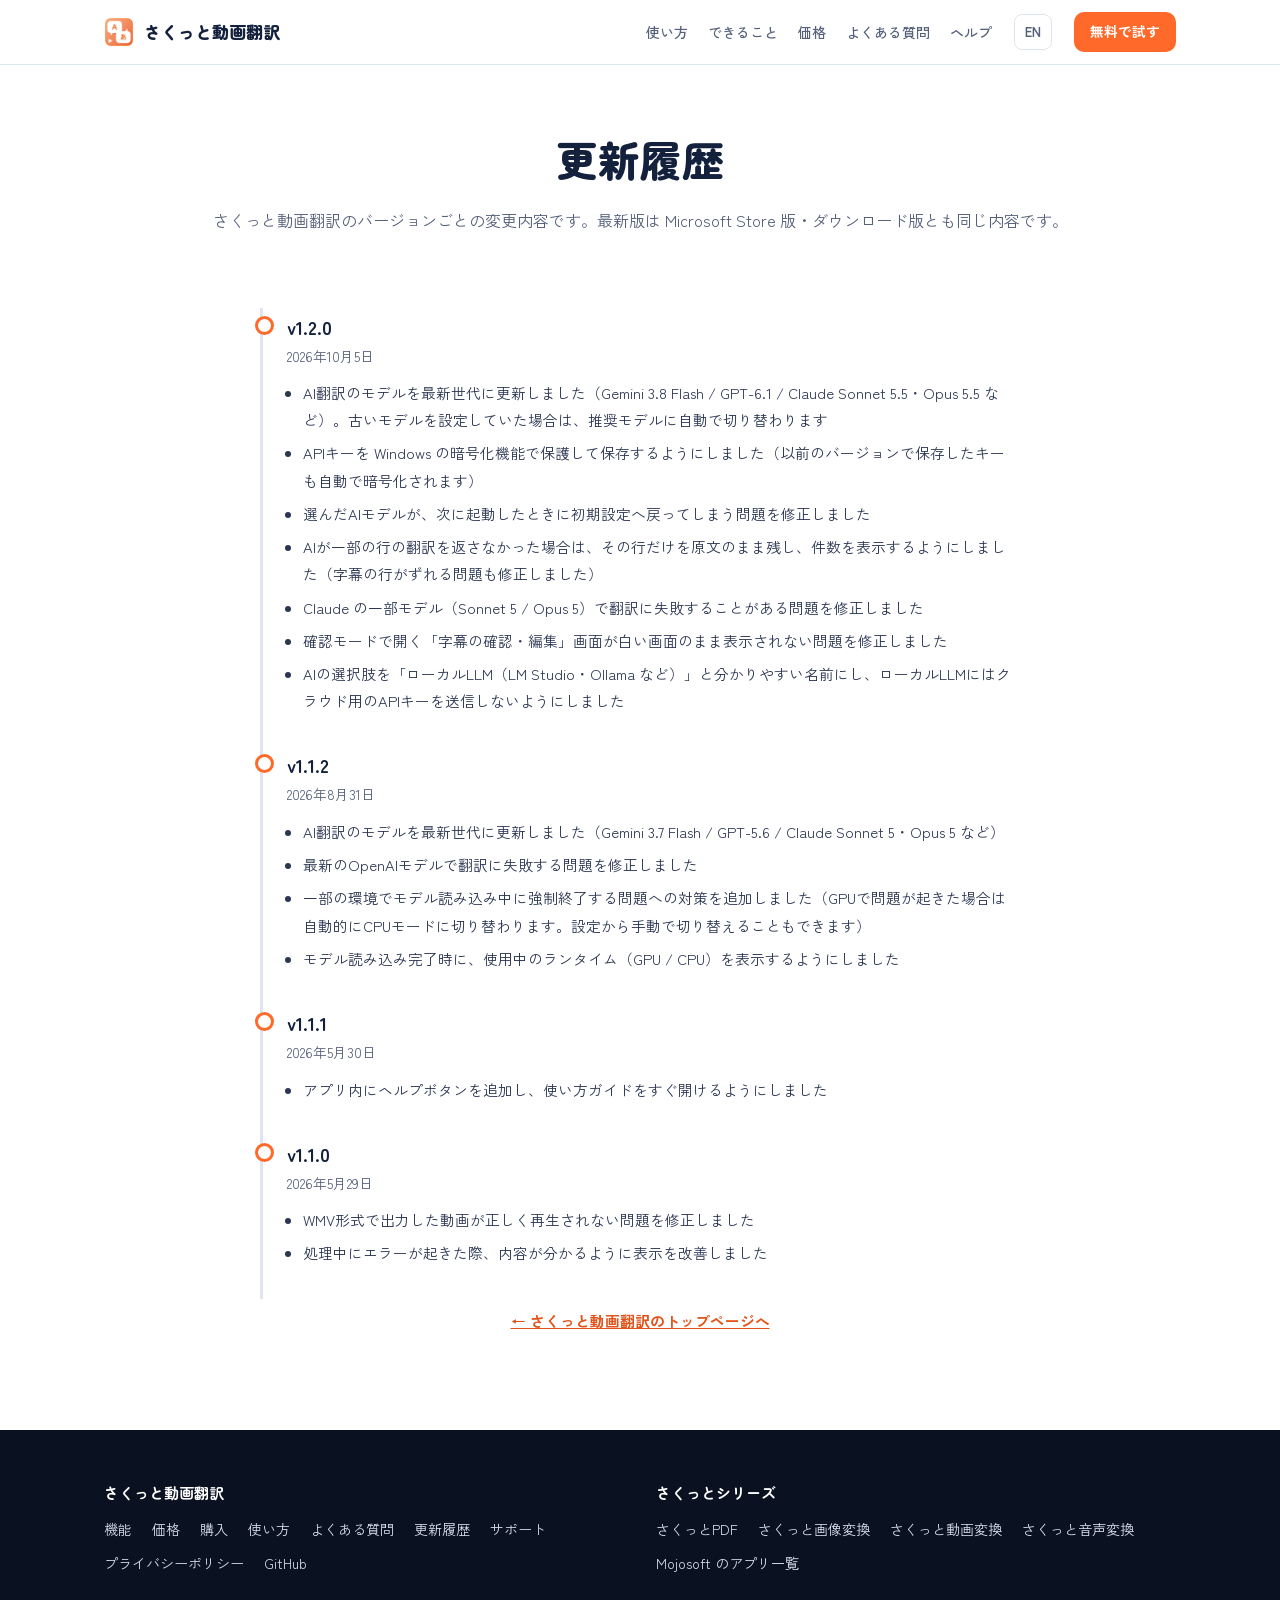
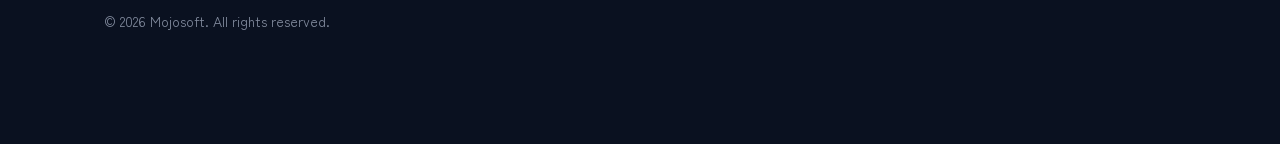
<file: changelog.html>
<!DOCTYPE html>
<html lang="ja">
<head>
<meta charset="UTF-8">
<meta name="viewport" content="width=device-width, initial-scale=1.0">
<title>更新履歴 - さくっと動画翻訳</title>
<meta name="description" content="さくっと動画翻訳（Windows 用の動画の文字起こし・AI 翻訳・字幕・吹き替えソフト）のバージョンごとの変更内容です。">
<link rel="icon" type="image/x-icon" href="favicon.ico">
<link rel="icon" type="image/png" sizes="32x32" href="favicon-32.png">
<link rel="apple-touch-icon" href="apple-touch-icon.png">
<link rel="canonical" href="https://mojosoftjp.github.io/sakutto-videotranslator/changelog.html">
<link rel="alternate" href="https://mojosoftjp.github.io/sakutto-videotranslator/changelog.html" hreflang="ja">
<link rel="alternate" href="https://mojosoftjp.github.io/sakutto-videotranslator/en/changelog.html" hreflang="en">
<link rel="alternate" href="https://mojosoftjp.github.io/sakutto-videotranslator/changelog.html" hreflang="x-default">
<meta name="robots" content="index, follow">
<link rel="preconnect" href="https://fonts.googleapis.com">
<link rel="preconnect" href="https://fonts.gstatic.com" crossorigin>
<link href="https://fonts.googleapis.com/css2?family=Zen+Kaku+Gothic+New:wght@400;500;700&family=Zen+Maru+Gothic:wght@700;900&display=swap" rel="stylesheet">
<link rel="stylesheet" href="style.css">
</head>
<body>

<header class="site-header"><div class="wrap">
  <a class="brand" href="./"><img src="logo.png" alt="" width="30" height="30">さくっと動画翻訳</a>
  <nav class="site-nav" aria-label="ページ内">
    <a href="./#how">使い方</a><a href="./#features">できること</a><a href="./#pricing">価格</a><a href="./#faq">よくある質問</a><a href="help.html">ヘルプ</a>
  </nav>
  <a class="lang" href="en/changelog.html" hreflang="en" lang="en">EN</a>
  <a class="btn btn-main btn-sm" href="https://mojosoft.biz/SakuttoVideoTranslator_Setup_1.2.0.exe" download>無料で試す</a>
</div></header>

<main>
<div class="page-head"><div class="wrap"><h1>更新履歴</h1><p>さくっと動画翻訳のバージョンごとの変更内容です。最新版は Microsoft Store 版・ダウンロード版とも同じ内容です。</p></div></div>
<section style="padding-top:24px"><div class="wrap">
  <div class="log">
    <article>
      <h3>v1.2.0</h3><time datetime="2026-10-05">2026年10月5日</time>
      <ul>
        <li>AI翻訳のモデルを最新世代に更新しました（Gemini 3.8 Flash / GPT-6.1 / Claude Sonnet 5.5・Opus 5.5 など）。古いモデルを設定していた場合は、推奨モデルに自動で切り替わります</li>
        <li>APIキーを Windows の暗号化機能で保護して保存するようにしました（以前のバージョンで保存したキーも自動で暗号化されます）</li>
        <li>選んだAIモデルが、次に起動したときに初期設定へ戻ってしまう問題を修正しました</li>
        <li>AIが一部の行の翻訳を返さなかった場合は、その行だけを原文のまま残し、件数を表示するようにしました（字幕の行がずれる問題も修正しました）</li>
        <li>Claude の一部モデル（Sonnet 5 / Opus 5）で翻訳に失敗することがある問題を修正しました</li>
        <li>確認モードで開く「字幕の確認・編集」画面が白い画面のまま表示されない問題を修正しました</li>
        <li>AIの選択肢を「ローカルLLM（LM Studio・Ollama など）」と分かりやすい名前にし、ローカルLLMにはクラウド用のAPIキーを送信しないようにしました</li>
      </ul>
    </article>
    <article>
      <h3>v1.1.2</h3><time datetime="2026-08-31">2026年8月31日</time>
      <ul>
        <li>AI翻訳のモデルを最新世代に更新しました（Gemini 3.7 Flash / GPT-5.6 / Claude Sonnet 5・Opus 5 など）</li>
        <li>最新のOpenAIモデルで翻訳に失敗する問題を修正しました</li>
        <li>一部の環境でモデル読み込み中に強制終了する問題への対策を追加しました（GPUで問題が起きた場合は自動的にCPUモードに切り替わります。設定から手動で切り替えることもできます）</li>
        <li>モデル読み込み完了時に、使用中のランタイム（GPU / CPU）を表示するようにしました</li>
      </ul>
    </article>
    <article>
      <h3>v1.1.1</h3><time datetime="2026-05-30">2026年5月30日</time>
      <ul><li>アプリ内にヘルプボタンを追加し、使い方ガイドをすぐ開けるようにしました</li></ul>
    </article>
    <article>
      <h3>v1.1.0</h3><time datetime="2026-05-29">2026年5月29日</time>
      <ul><li>WMV形式で出力した動画が正しく再生されない問題を修正しました</li><li>処理中にエラーが起きた際、内容が分かるように表示を改善しました</li></ul>
    </article>
  </div>
  <p class="more"><a href="./">← さくっと動画翻訳のトップページへ</a></p>
</div></section>
</main>

<footer class="site-footer"><div class="wrap">
  <div class="foot-grid">
    <div><h4>さくっと動画翻訳</h4><div class="foot-links"><a href="./#features">機能</a><a href="./#pricing">価格</a><a href="purchase.html">購入</a><a href="help.html">使い方</a><a href="./#faq">よくある質問</a><a href="changelog.html">更新履歴</a><a href="./#support">サポート</a><a href="privacy.html">プライバシーポリシー</a><a href="https://github.com/mojosoftjp/sakutto-videotranslator">GitHub</a></div></div>
    <div><h4>さくっとシリーズ</h4><div class="foot-links"><a href="https://mojosoftjp.github.io/sakutto-pdf/">さくっとPDF</a><a href="https://mojosoftjp.github.io/sakutto-imageconverter/">さくっと画像変換</a><a href="https://mojosoftjp.github.io/sakutto-videoconverter/">さくっと動画変換</a><a href="https://mojosoftjp.github.io/sakutto-audioconverter/">さくっと音声変換</a><a href="https://mojosoftjp.github.io/">Mojosoft のアプリ一覧</a></div></div>
  </div>
  <p class="copyright">&copy; 2026 Mojosoft. All rights reserved.</p>
</div></footer>
</body>
</html>
</file>
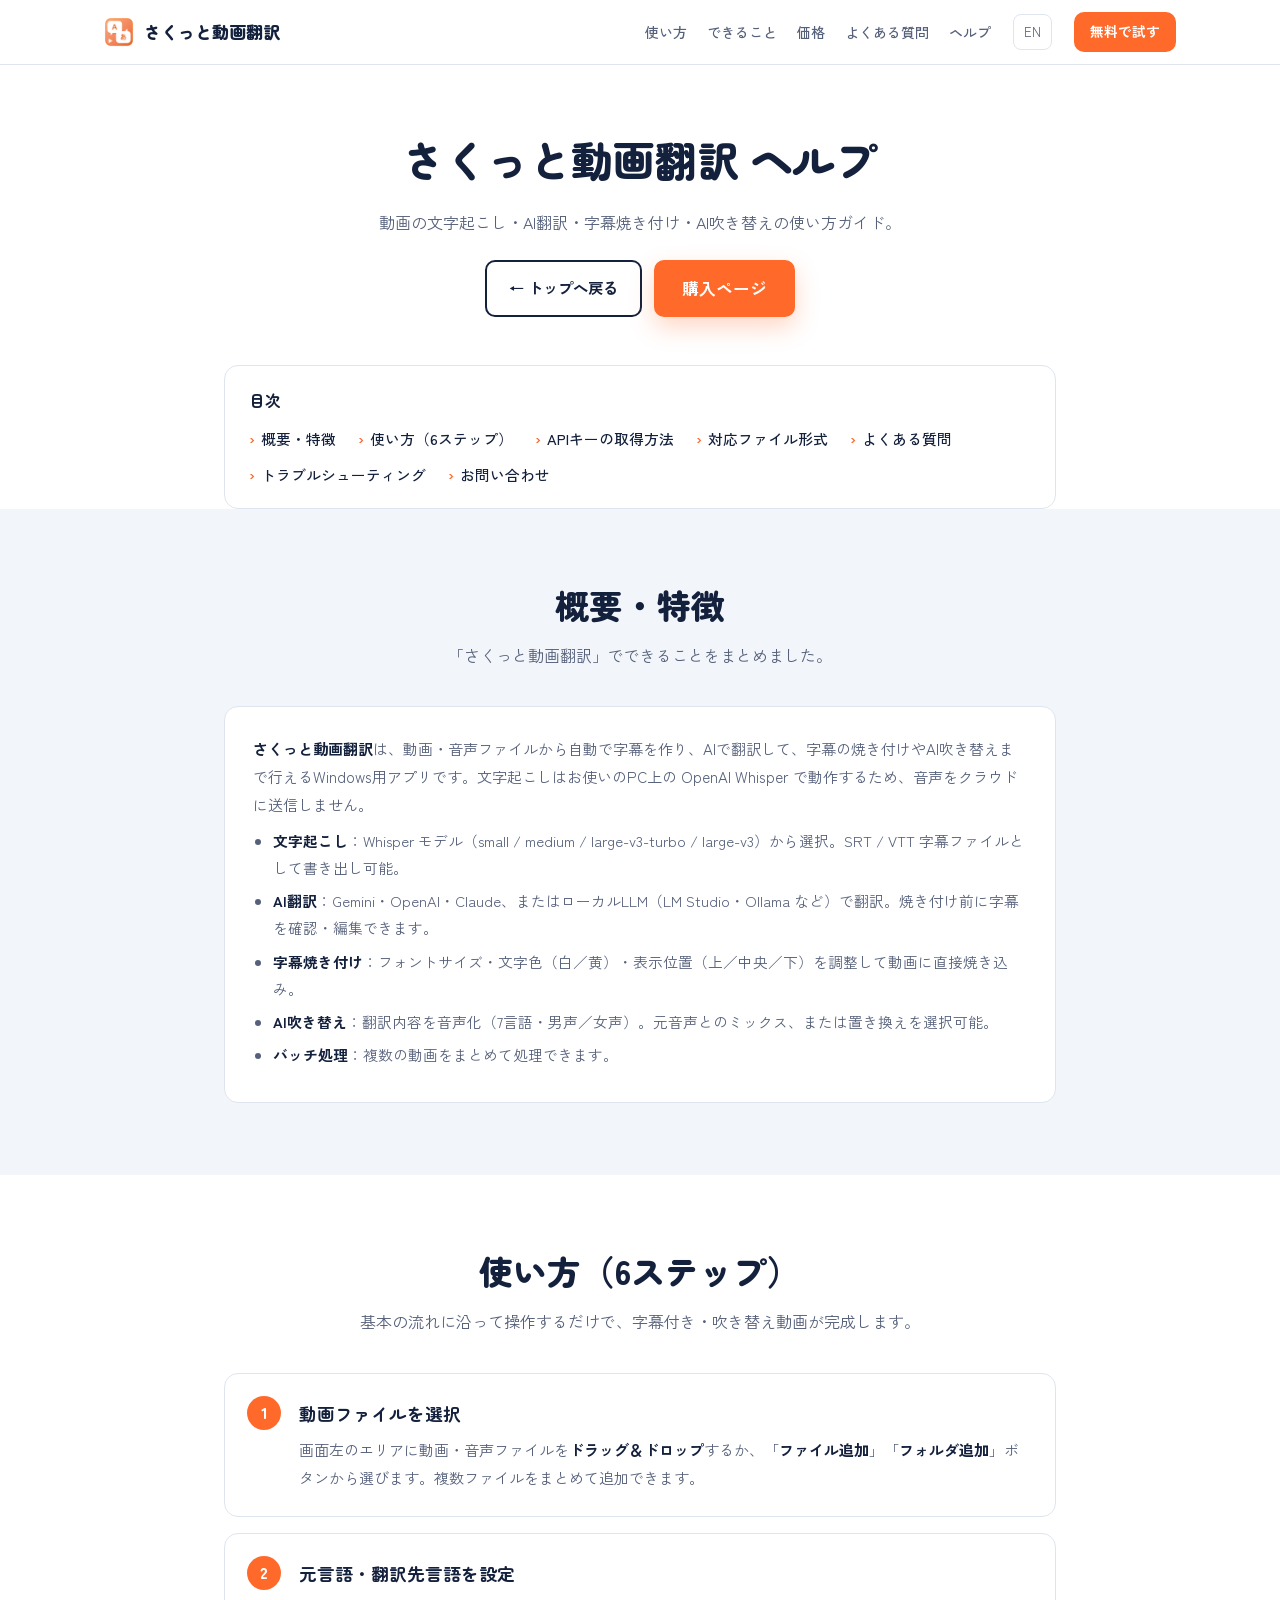
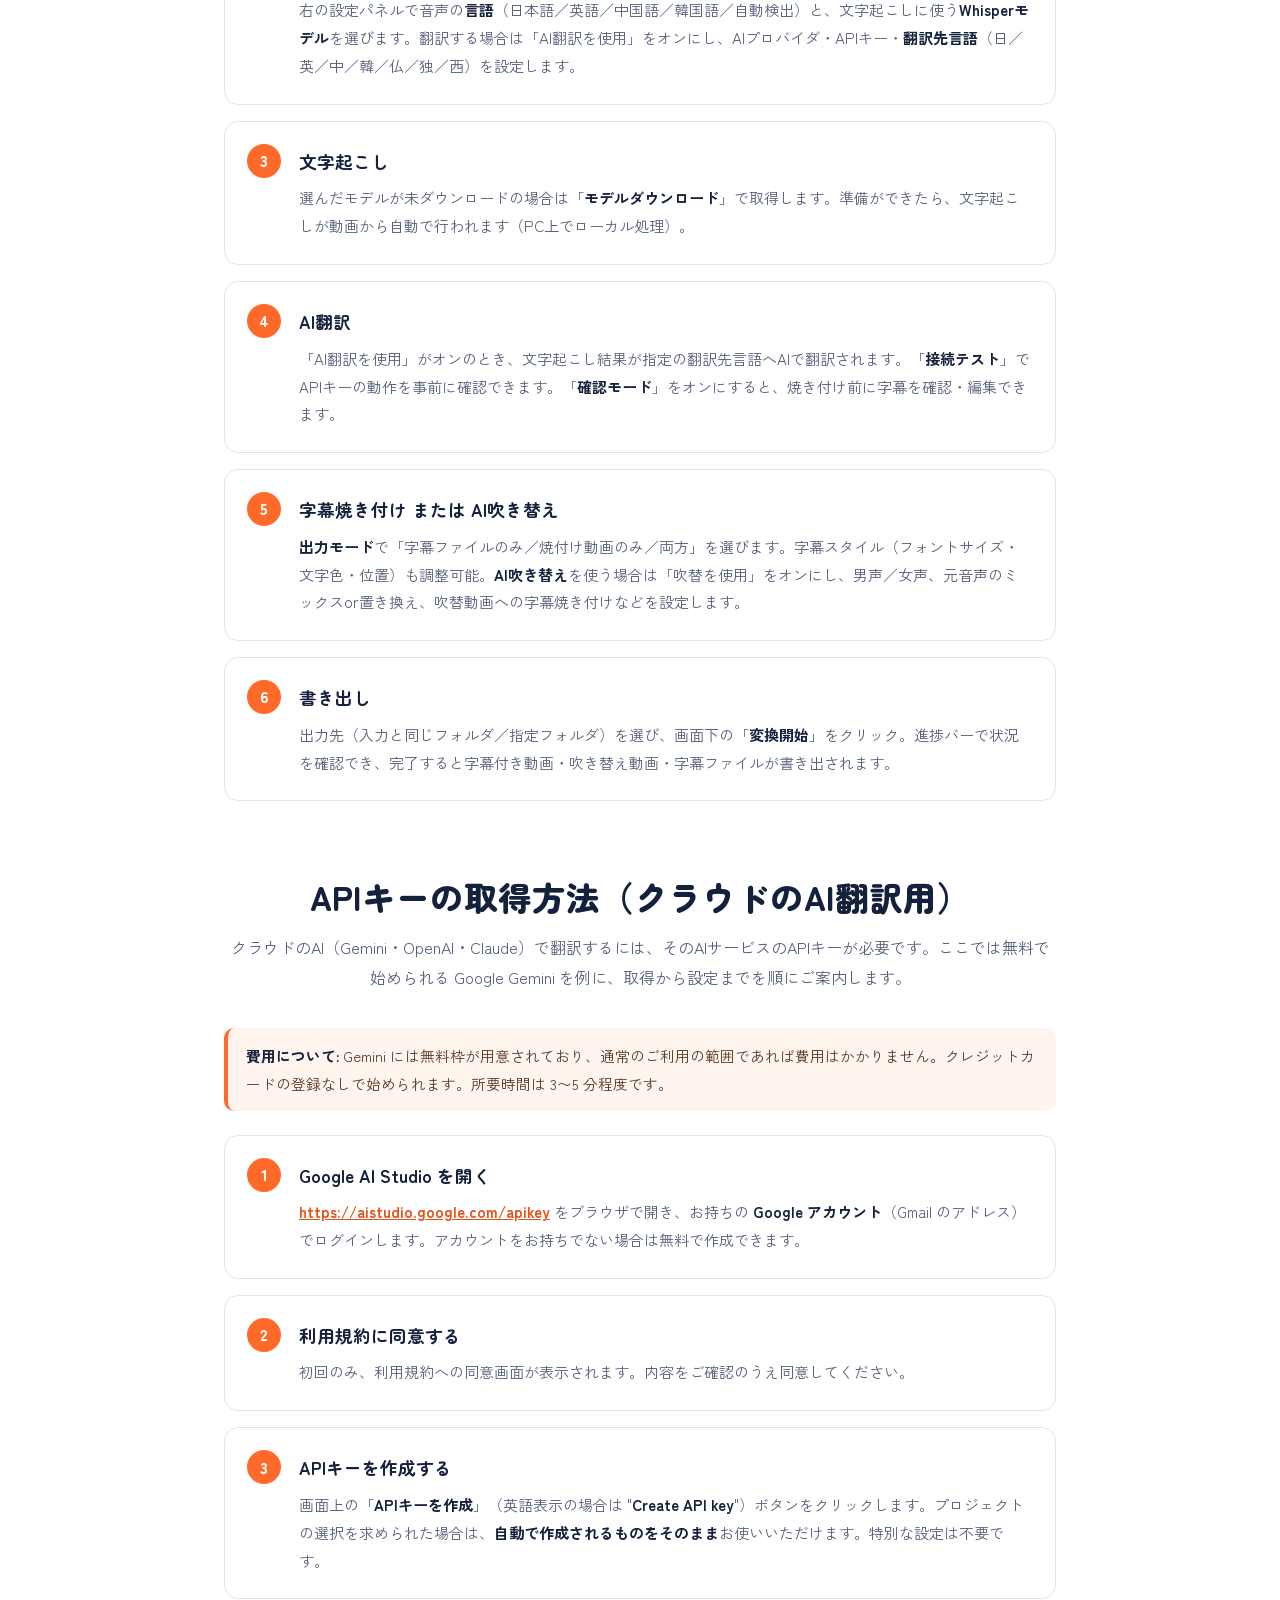
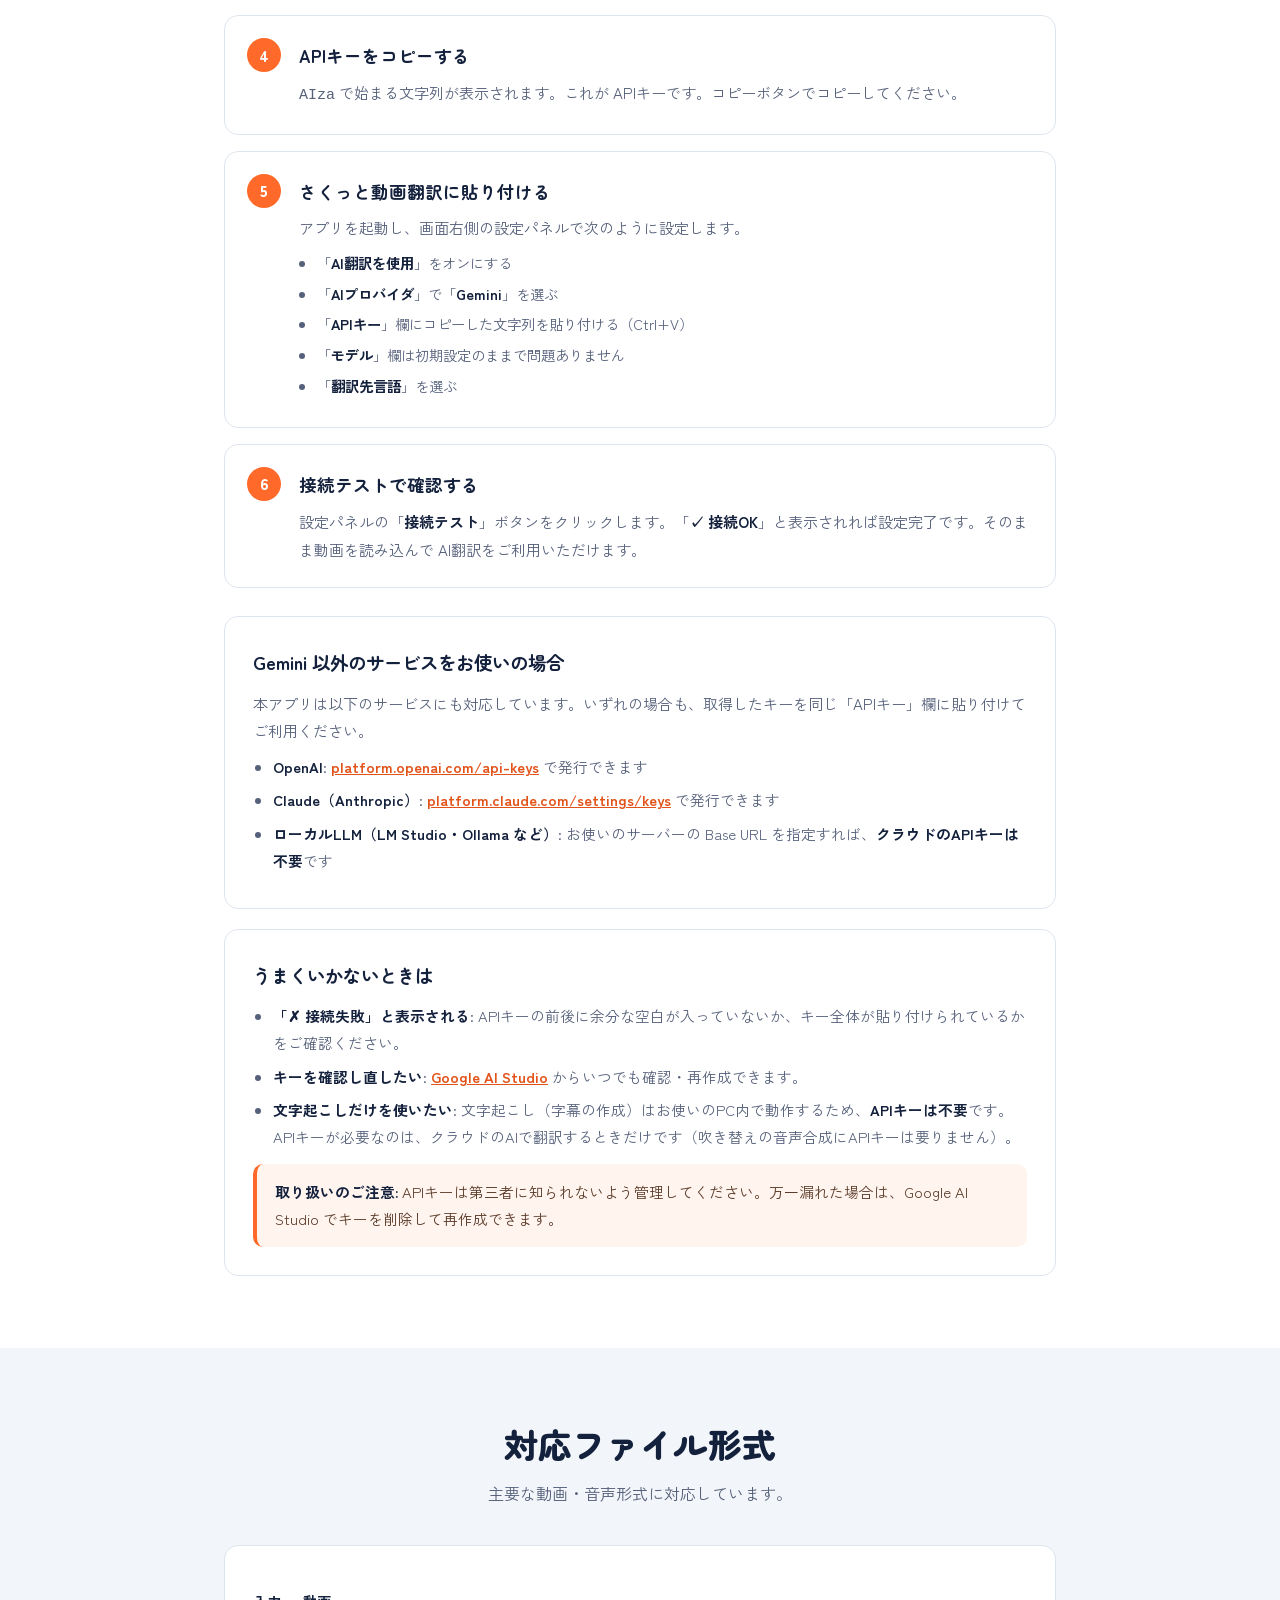
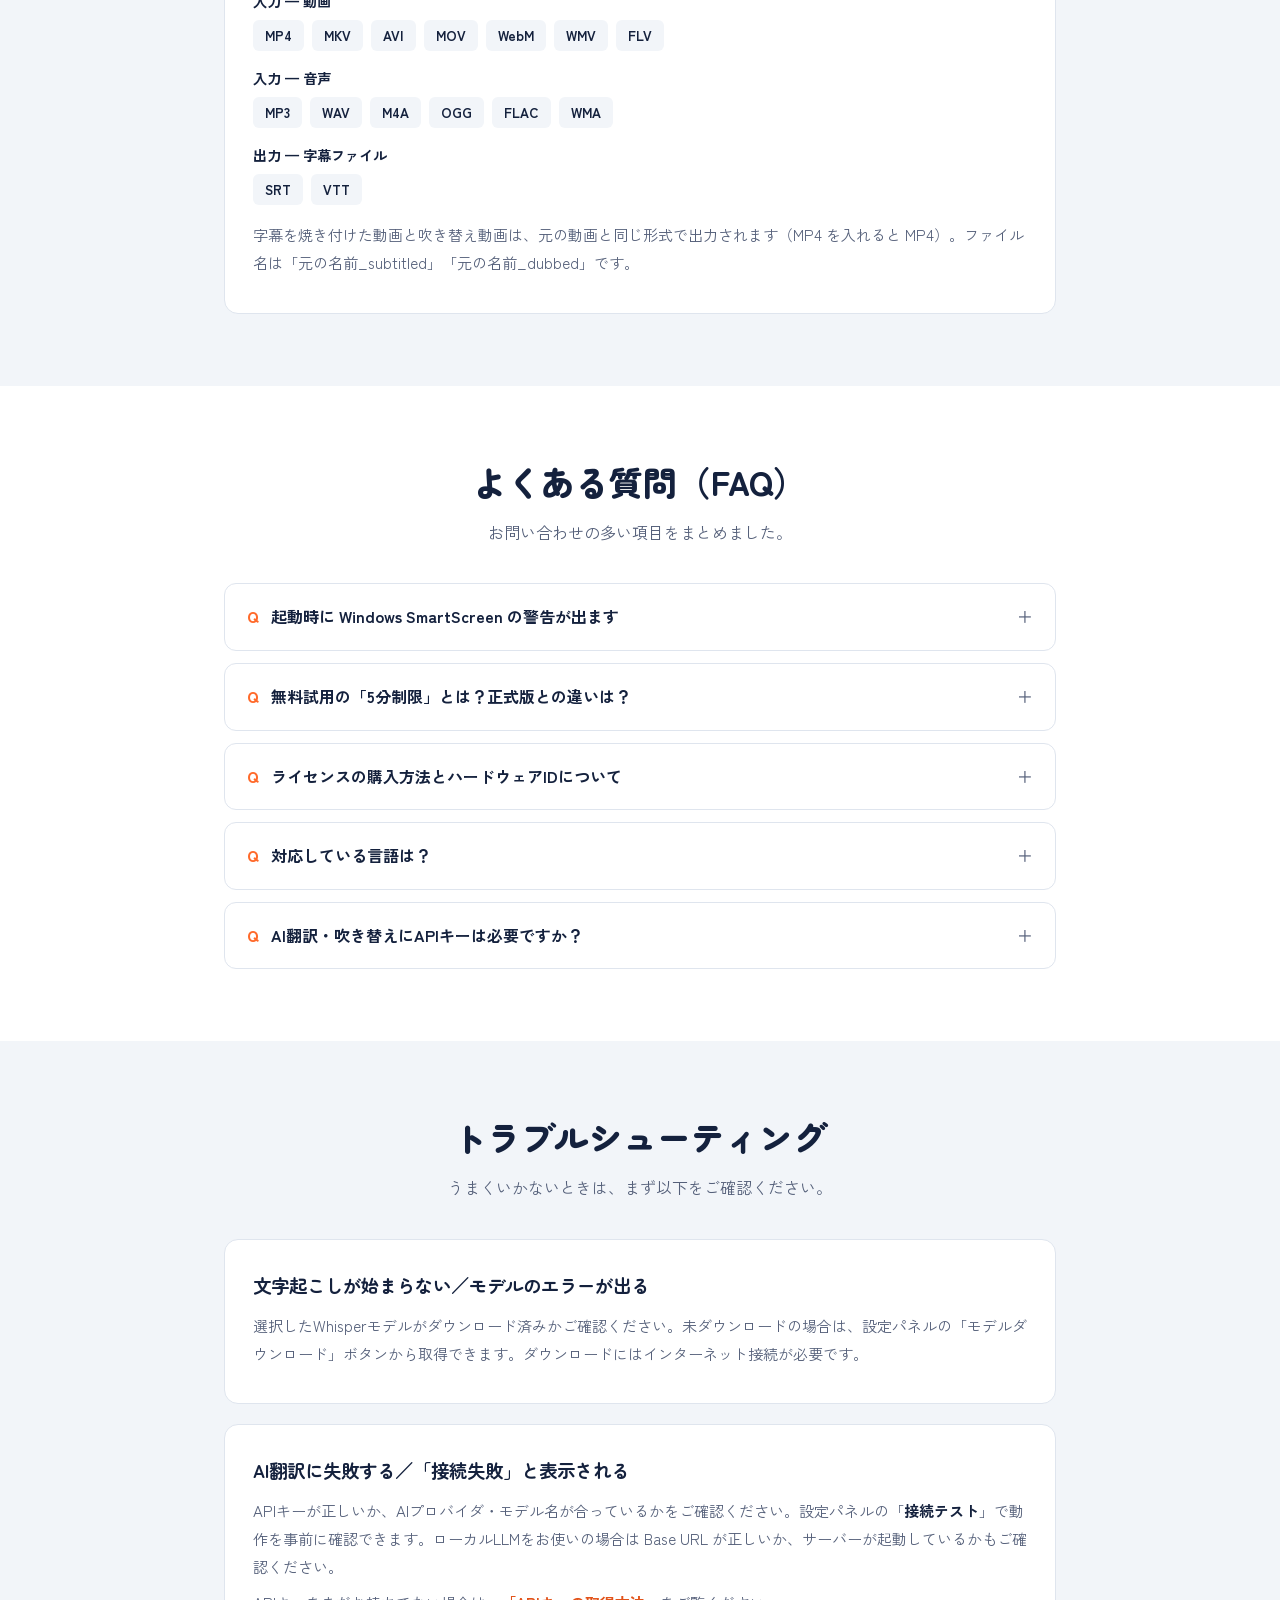
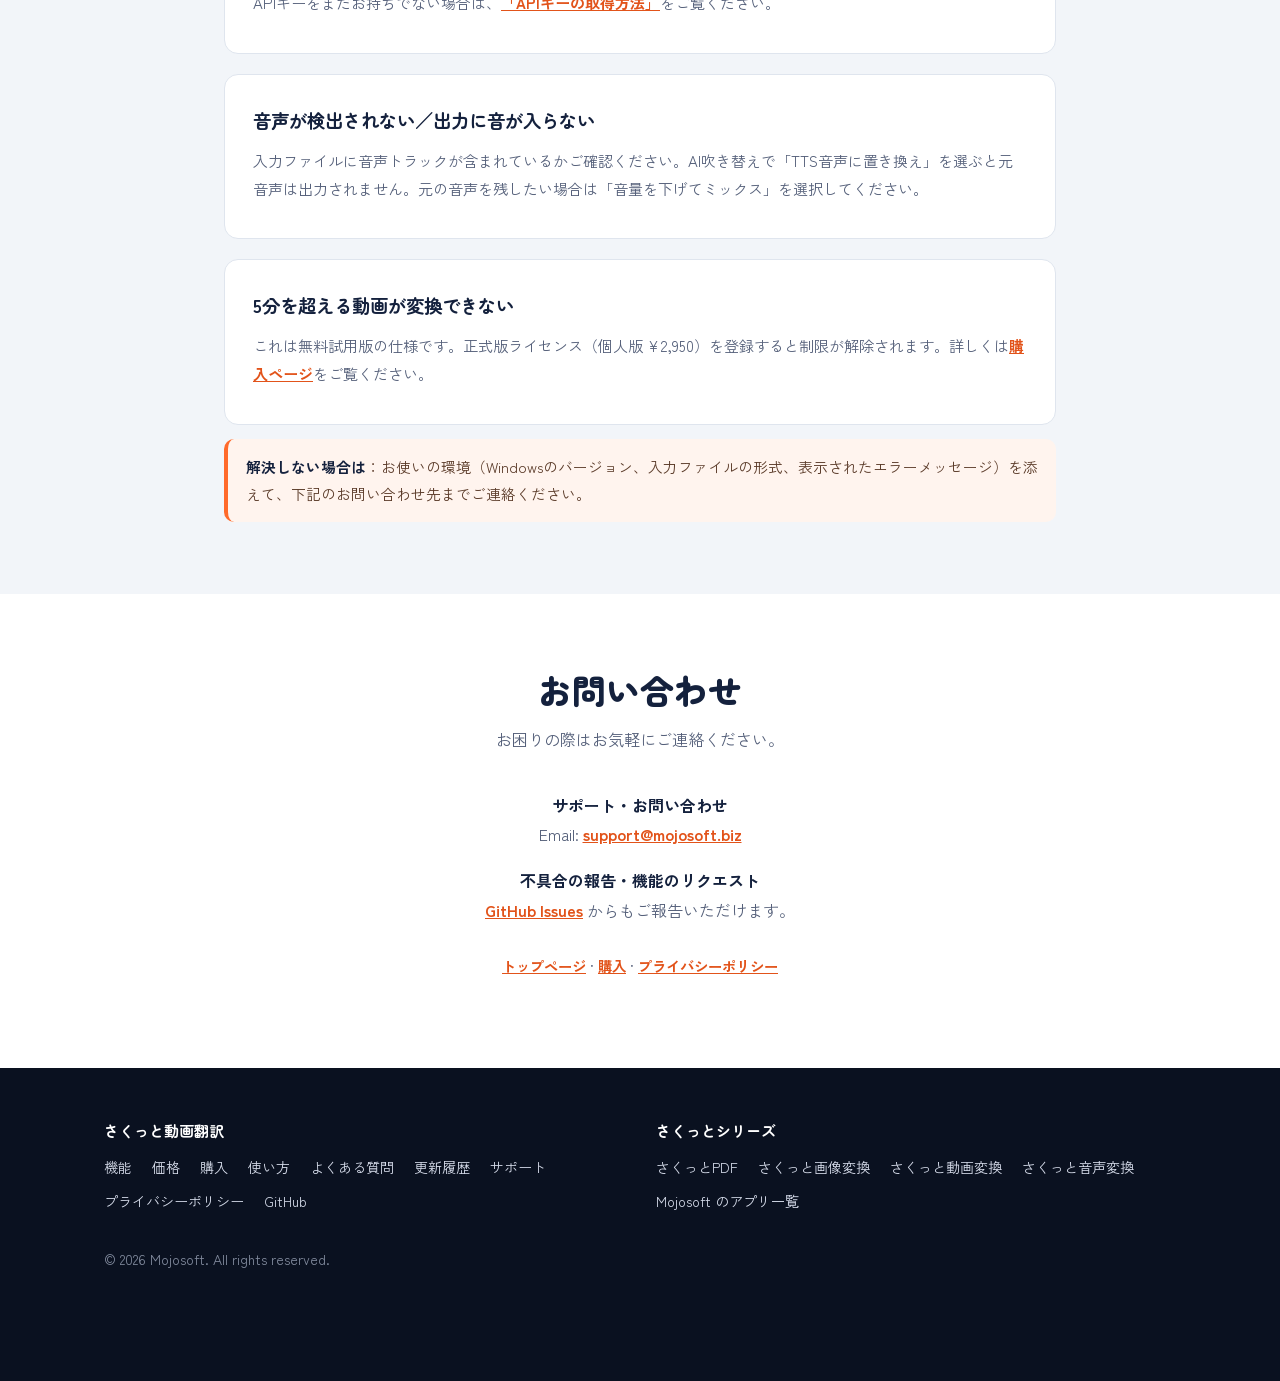
<file: help.html>
<!DOCTYPE html>
<html lang="ja">
<head>
<meta charset="UTF-8">
<meta name="viewport" content="width=device-width, initial-scale=1.0">
<title>使い方・ヘルプ - さくっと動画翻訳</title>
<meta name="description" content="さくっと動画翻訳の使い方ガイド。動画ファイルの選択から文字起こし・AI翻訳・字幕焼き付け・AI吹き替え・書き出しまで、操作手順とよくある質問をまとめています。">
<link rel="icon" type="image/x-icon" href="favicon.ico">
<link rel="icon" type="image/png" sizes="32x32" href="favicon-32.png">
<link rel="apple-touch-icon" href="apple-touch-icon.png">
<link rel="preconnect" href="https://fonts.googleapis.com">
<link rel="preconnect" href="https://fonts.gstatic.com" crossorigin>
<link href="https://fonts.googleapis.com/css2?family=Zen+Kaku+Gothic+New:wght@400;500;700&family=Zen+Maru+Gothic:wght@700;900&display=swap" rel="stylesheet">
<link rel="stylesheet" href="style.css">
<style>
/* bilingual page: the language switch hides the other language (needed by toggleLang) */
[data-lang="ja"] .en,[data-lang="en"] .ja{display:none!important}
.site-header .lang{background:none;font:inherit;font-size:.82rem;cursor:pointer}
.page-head .lead{max-width:40em;margin:10px auto 0;color:var(--sub)}
.page-head .actions{display:flex;gap:12px;justify-content:center;flex-wrap:wrap;margin-top:22px}

.container{max-width:880px;margin:0 auto;padding:0 24px}
.section{padding:72px 0;background:var(--panel)}
.section-title{font-family:var(--round);font-weight:900;font-size:clamp(1.5rem,3vw,2.1rem);line-height:1.42;text-align:center}
.section-desc{text-align:center;color:var(--sub);margin:12px 0 36px}
.toc{background:#fff;border:1px solid var(--line);border-radius:var(--radius);padding:20px 24px;margin:8px auto 0}
.toc h2{font-family:var(--round);font-size:1rem;margin-bottom:10px}
.toc ul{list-style:none;display:flex;flex-wrap:wrap;gap:8px 22px}
.toc ul li{font-size:.92rem}
.toc ul li::before{content:"›";color:var(--accent);font-weight:700;margin-right:6px}
.toc a{color:var(--ink);font-weight:500;text-decoration:none}
.toc a:hover{color:var(--accent-dark)}
.steps-list{counter-reset:step;display:flex;flex-direction:column;gap:16px}
.step-row{background:#fff;border:1px solid var(--line);border-radius:var(--radius);padding:24px 24px 24px 74px;position:relative}
.step-row::before{counter-increment:step;content:counter(step);position:absolute;top:22px;left:22px;width:34px;height:34px;border-radius:50%;background:var(--accent);color:#fff;font-family:var(--round);font-weight:900;display:flex;align-items:center;justify-content:center}
.step-row h3{font-family:var(--round);font-size:1.1rem;margin-bottom:6px}
.step-row p{font-size:.94rem;color:var(--sub)}
.step-row ul{margin-top:8px;padding-left:18px;font-size:.9rem;color:var(--sub)}
.step-row ul li{margin-bottom:4px}
.card{background:#fff;border:1px solid var(--line);border-radius:var(--radius);padding:28px}
.card + .card{margin-top:20px}
.card h3{font-family:var(--round);font-size:1.15rem;margin-bottom:10px;display:flex;align-items:center;gap:8px}
.card p{font-size:.94rem;color:var(--sub);margin-bottom:8px}
.card ul{padding-left:20px;font-size:.92rem;color:var(--sub)}
.card ul li{margin-bottom:6px}
.card strong,.step-row strong{color:var(--ink)}
.formats{display:flex;gap:8px;flex-wrap:wrap;margin-top:6px}
.format-badge{background:var(--panel);color:var(--ink);border-radius:6px;padding:3px 12px;font-size:.85rem;font-weight:700}
.format-label{font-size:.88rem;font-weight:700;margin:14px 0 4px}
.faq{max-width:none;margin:0}
.faq details{padding:0}
.faq summary{padding:18px 22px}
.faq .faq-body{padding:0 22px 18px 22px;font-size:.93rem;color:var(--sub);line-height:1.8}
.faq .faq-body p{margin:0 0 8px;padding-left:0}
.faq .faq-body ol,.faq .faq-body ul{padding-left:20px;margin:8px 0}
.faq .faq-body li{margin-bottom:5px}
.faq .faq-body code{background:var(--panel);border-radius:6px;padding:1px 7px;font-size:.88em;color:var(--accent-dark)}
.faq .faq-body strong{color:var(--ink)}
.callout{background:#fff4ee;border-left:4px solid var(--accent);border-radius:10px;padding:14px 18px;font-size:.92rem;color:#5a3a28;margin-top:14px}
.callout strong{color:var(--ink)}
.contact-box{max-width:560px;margin:0 auto;text-align:center;color:var(--sub)}
.contact-box p{margin-bottom:16px}
.contact-box strong{color:var(--ink)}
.section a{overflow-wrap:anywhere}
@media(max-width:700px){.section{padding:52px 0}.step-row{padding:20px 18px 20px 62px}.step-row::before{left:16px}}
</style>
  <link rel="canonical" href="https://mojosoftjp.github.io/sakutto-videotranslator/help.html">
  <meta name="robots" content="index, follow, max-image-preview:large">
  <meta property="og:title" content="使い方・ヘルプ - さくっと動画翻訳">
  <meta property="og:description" content="さくっと動画翻訳の使い方ガイド。動画ファイルの選択から文字起こし・AI翻訳・字幕焼き付け・AI吹き替え・書き出しまで、操作手順とよくある質問をまとめています。">
  <meta property="og:url" content="https://mojosoftjp.github.io/sakutto-videotranslator/help.html">
  <meta property="og:type" content="website">
  <meta property="og:site_name" content="Mojosoft">
  <meta property="og:locale" content="ja_JP">
  <meta name="twitter:title" content="使い方・ヘルプ - さくっと動画翻訳">
  <meta name="twitter:description" content="さくっと動画翻訳の使い方ガイド。動画ファイルの選択から文字起こし・AI翻訳・字幕焼き付け・AI吹き替え・書き出しまで、操作手順とよくある質問をまとめています。">
  <meta property="og:image" content="https://mojosoftjp.github.io/sakutto-videotranslator/ja-main.png">
  <meta name="twitter:image" content="https://mojosoftjp.github.io/sakutto-videotranslator/ja-main.png">
  <meta property="og:image:alt" content="使い方・ヘルプ - さくっと動画翻訳">
  <meta name="twitter:image:alt" content="使い方・ヘルプ - さくっと動画翻訳">
  <meta property="og:image:width" content="1800">
  <meta property="og:image:height" content="1170">
  <meta name="twitter:card" content="summary_large_image">
</head>
<body data-lang="ja">

<header class="site-header"><div class="wrap">
  <a class="brand ja" href="index.html"><img src="logo.png" alt="" width="30" height="30">さくっと動画翻訳</a>
  <a class="brand en" href="en/"><img src="logo.png" alt="" width="30" height="30">Snap Video Translator</a>
  <nav class="site-nav ja" aria-label="サイト内">
    <a href="index.html#how">使い方</a><a href="index.html#features">できること</a><a href="index.html#pricing">価格</a><a href="index.html#faq">よくある質問</a><a href="help.html">ヘルプ</a>
  </nav>
  <nav class="site-nav en" aria-label="Site">
    <a href="en/#how">How it works</a><a href="en/#features">Features</a><a href="en/#pricing">Pricing</a><a href="en/#faq">FAQ</a><a href="help.html?lang=en">Guide</a>
  </nav>
  <button type="button" class="lang" onclick="toggleLang()"><span class="ja" lang="en">EN</span><span class="en" lang="ja">日本語</span></button>
  <a class="btn btn-main btn-sm" href="https://mojosoft.biz/SakuttoVideoTranslator_Setup_1.2.0.exe" download><span class="ja">無料で試す</span><span class="en">Try free</span></a>
</div></header>

<div class="page-head"><div class="wrap">
  <h1><span class="ja">さくっと動画翻訳 ヘルプ</span><span class="en">Snap Video Translator Help</span></h1>
  <p class="lead"><span class="ja">動画の文字起こし・AI翻訳・字幕焼き付け・AI吹き替えの使い方ガイド。</span><span class="en">How to transcribe, translate, subtitle, and dub your videos.</span></p>
  <div class="actions">
    <a class="btn btn-line ja" href="index.html">← トップへ戻る</a><a class="btn btn-line en" href="en/">← Back to Home</a>
    <a class="btn btn-main ja" href="purchase.html">購入ページ</a><a class="btn btn-main en" href="purchase.html?lang=en">Purchase Page</a>
  </div>
</div></div>

<!-- Table of contents -->
<div class="container" style="padding-top:32px">
  <nav class="toc">
    <h2><span class="ja">目次</span><span class="en">Contents</span></h2>
    <ul>
      <li><a href="#overview"><span class="ja">概要・特徴</span><span class="en">Overview</span></a></li>
      <li><a href="#usage"><span class="ja">使い方（6ステップ）</span><span class="en">How to Use</span></a></li>
      <li><a href="#apikey"><span class="ja">APIキーの取得方法</span><span class="en">Getting an API Key</span></a></li>
      <li><a href="#formats"><span class="ja">対応ファイル形式</span><span class="en">Supported Formats</span></a></li>
      <li><a href="#faq"><span class="ja">よくある質問</span><span class="en">FAQ</span></a></li>
      <li><a href="#trouble"><span class="ja">トラブルシューティング</span><span class="en">Troubleshooting</span></a></li>
      <li><a href="#contact"><span class="ja">お問い合わせ</span><span class="en">Contact</span></a></li>
    </ul>
  </nav>
</div>

<!-- Overview -->
<section id="overview" class="section">
  <div class="container">
    <h2 class="section-title"><span class="ja">概要・特徴</span><span class="en">Overview</span></h2>
    <p class="section-desc"><span class="ja">「さくっと動画翻訳」でできることをまとめました。</span><span class="en">What Snap Video Translator can do.</span></p>
    <div class="card">
      <p>
        <span class="ja"><strong>さくっと動画翻訳</strong>は、動画・音声ファイルから自動で字幕を作り、AIで翻訳して、字幕の焼き付けやAI吹き替えまで行えるWindows用アプリです。文字起こしはお使いのPC上の OpenAI Whisper で動作するため、音声をクラウドに送信しません。</span>
        <span class="en"><strong>Snap Video Translator</strong> is a Windows app that auto-generates subtitles from video/audio, translates them with AI, and can burn the subtitles in or create an AI dub. Transcription runs locally with OpenAI Whisper, so your audio is never sent to the cloud.</span>
      </p>
      <ul>
        <li><span class="ja"><strong>文字起こし</strong>：Whisper モデル（small / medium / large-v3-turbo / large-v3）から選択。SRT / VTT 字幕ファイルとして書き出し可能。</span>
            <span class="en"><strong>Transcription:</strong> Choose a Whisper model (small / medium / large-v3-turbo / large-v3). Export subtitles as SRT / VTT.</span></li>
        <li><span class="ja"><strong>AI翻訳</strong>：Gemini・OpenAI・Claude、またはローカルLLM（LM Studio・Ollama など）で翻訳。焼き付け前に字幕を確認・編集できます。</span>
            <span class="en"><strong>AI translation:</strong> Translate with Gemini, OpenAI, Claude, or a local LLM (LM Studio, Ollama, etc.). Review and edit before burn-in.</span></li>
        <li><span class="ja"><strong>字幕焼き付け</strong>：フォントサイズ・文字色（白／黄）・表示位置（上／中央／下）を調整して動画に直接焼き込み。</span>
            <span class="en"><strong>Subtitle burn-in:</strong> Adjust font size, color (white/yellow), and position (top/center/bottom), then burn directly into the video.</span></li>
        <li><span class="ja"><strong>AI吹き替え</strong>：翻訳内容を音声化（7言語・男声／女声）。元音声とのミックス、または置き換えを選択可能。</span>
            <span class="en"><strong>AI dubbing:</strong> Turn the translation into speech (7 languages, male/female). Mix with or replace the original audio.</span></li>
        <li><span class="ja"><strong>バッチ処理</strong>：複数の動画をまとめて処理できます。</span>
            <span class="en"><strong>Batch processing:</strong> Process multiple videos at once.</span></li>
      </ul>
    </div>
  </div>
</section>

<!-- How to use -->
<section id="usage" class="section" style="background:#fff">
  <div class="container">
    <h2 class="section-title"><span class="ja">使い方（6ステップ）</span><span class="en">How to Use (6 Steps)</span></h2>
    <p class="section-desc"><span class="ja">基本の流れに沿って操作するだけで、字幕付き・吹き替え動画が完成します。</span><span class="en">Follow the basic flow to produce a subtitled or dubbed video.</span></p>
    <div class="steps-list">

      <div class="step-row">
        <h3><span class="ja">動画ファイルを選択</span><span class="en">Select Your Video File</span></h3>
        <p>
          <span class="ja">画面左のエリアに動画・音声ファイルを<strong>ドラッグ＆ドロップ</strong>するか、「<strong>ファイル追加</strong>」「<strong>フォルダ追加</strong>」ボタンから選びます。複数ファイルをまとめて追加できます。</span>
          <span class="en">Drag &amp; drop video/audio files onto the left area, or use the <strong>Add Files</strong> / <strong>Add Folder</strong> buttons. You can add multiple files at once.</span>
        </p>
      </div>

      <div class="step-row">
        <h3><span class="ja">元言語・翻訳先言語を設定</span><span class="en">Set Source &amp; Target Languages</span></h3>
        <p>
          <span class="ja">右の設定パネルで音声の<strong>言語</strong>（日本語／英語／中国語／韓国語／自動検出）と、文字起こしに使う<strong>Whisperモデル</strong>を選びます。翻訳する場合は「AI翻訳を使用」をオンにし、AIプロバイダ・APIキー・<strong>翻訳先言語</strong>（日／英／中／韓／仏／独／西）を設定します。</span>
          <span class="en">In the right-hand panel, pick the audio <strong>language</strong> (Japanese / English / Chinese / Korean / Auto-detect) and the <strong>Whisper model</strong>. To translate, enable "Use AI Translation" and set the AI provider, API key, and <strong>target language</strong> (JA / EN / ZH / KO / FR / DE / ES).</span>
        </p>
      </div>

      <div class="step-row">
        <h3><span class="ja">文字起こし</span><span class="en">Transcribe</span></h3>
        <p>
          <span class="ja">選んだモデルが未ダウンロードの場合は「<strong>モデルダウンロード</strong>」で取得します。準備ができたら、文字起こしが動画から自動で行われます（PC上でローカル処理）。</span>
          <span class="en">If the selected model isn't downloaded yet, get it with "<strong>Download Model</strong>". Once ready, transcription runs automatically from the video (processed locally on your PC).</span>
        </p>
      </div>

      <div class="step-row">
        <h3><span class="ja">AI翻訳</span><span class="en">AI Translation</span></h3>
        <p>
          <span class="ja">「AI翻訳を使用」がオンのとき、文字起こし結果が指定の翻訳先言語へAIで翻訳されます。「<strong>接続テスト</strong>」でAPIキーの動作を事前に確認できます。「<strong>確認モード</strong>」をオンにすると、焼き付け前に字幕を確認・編集できます。</span>
          <span class="en">When "Use AI Translation" is on, the transcript is translated into your target language by AI. Use "<strong>Test</strong>" to verify your API key beforehand. Enable "<strong>Review mode</strong>" to check and edit subtitles before burn-in.</span>
        </p>
      </div>

      <div class="step-row">
        <h3><span class="ja">字幕焼き付け または AI吹き替え</span><span class="en">Burn-in Subtitles or AI Dubbing</span></h3>
        <p>
          <span class="ja"><strong>出力モード</strong>で「字幕ファイルのみ／焼付け動画のみ／両方」を選びます。字幕スタイル（フォントサイズ・文字色・位置）も調整可能。<strong>AI吹き替え</strong>を使う場合は「吹替を使用」をオンにし、男声／女声、元音声のミックスor置き換え、吹替動画への字幕焼き付けなどを設定します。</span>
          <span class="en">In <strong>Output Mode</strong>, choose "Subtitle file only / Burned video only / Both". Adjust subtitle style (font size, color, position). For <strong>AI dubbing</strong>, enable "Use Dubbing" and set male/female voice, mix-or-replace original audio, and whether to burn subtitles into the dubbed video.</span>
        </p>
      </div>

      <div class="step-row">
        <h3><span class="ja">書き出し</span><span class="en">Export</span></h3>
        <p>
          <span class="ja">出力先（入力と同じフォルダ／指定フォルダ）を選び、画面下の「<strong>変換開始</strong>」をクリック。進捗バーで状況を確認でき、完了すると字幕付き動画・吹き替え動画・字幕ファイルが書き出されます。</span>
          <span class="en">Choose the output location (same folder as input / a selected folder) and click "<strong>Start</strong>" at the bottom. Watch the progress bar; when finished, the subtitled/dubbed video and subtitle files are exported.</span>
        </p>
      </div>

    </div>
  </div>
</section>

<!-- API key -->
<section id="apikey" class="section" style="background:#fff;padding-top:0">
  <div class="container">
    <h2 class="section-title"><span class="ja">APIキーの取得方法（クラウドのAI翻訳用）</span><span class="en">How to Get an API Key (for Cloud AI Translation)</span></h2>
    <p class="section-desc"><span class="ja">クラウドのAI（Gemini・OpenAI・Claude）で翻訳するには、そのAIサービスのAPIキーが必要です。ここでは無料で始められる Google Gemini を例に、取得から設定までを順にご案内します。</span><span class="en">Translating with a cloud AI (Gemini, OpenAI or Claude) requires an API key from that service. Here we walk through Google Gemini — which you can start using for free — from getting the key to entering it in the app.</span></p>

    <div class="callout" style="margin-top:0;margin-bottom:24px">
      <span class="ja"><strong>費用について:</strong> Gemini には無料枠が用意されており、通常のご利用の範囲であれば費用はかかりません。クレジットカードの登録なしで始められます。所要時間は 3〜5 分程度です。</span>
      <span class="en"><strong>About cost:</strong> Gemini offers a free tier, so typical personal use costs nothing, and you can start without registering a credit card. Setup takes about 3–5 minutes.</span>
    </div>

    <div class="steps-list">

      <div class="step-row">
        <h3><span class="ja">Google AI Studio を開く</span><span class="en">Open Google AI Studio</span></h3>
        <p>
          <span class="ja"><a href="https://aistudio.google.com/apikey" target="_blank" rel="noopener">https://aistudio.google.com/apikey</a> をブラウザで開き、お持ちの <strong>Google アカウント</strong>（Gmail のアドレス）でログインします。アカウントをお持ちでない場合は無料で作成できます。</span>
          <span class="en">Open <a href="https://aistudio.google.com/apikey" target="_blank" rel="noopener">https://aistudio.google.com/apikey</a> in your browser and sign in with your <strong>Google account</strong> (your Gmail address). If you don't have one, you can create it for free.</span>
        </p>
      </div>

      <div class="step-row">
        <h3><span class="ja">利用規約に同意する</span><span class="en">Accept the Terms of Service</span></h3>
        <p>
          <span class="ja">初回のみ、利用規約への同意画面が表示されます。内容をご確認のうえ同意してください。</span>
          <span class="en">The first time only, a Terms of Service screen appears. Review it and accept to continue.</span>
        </p>
      </div>

      <div class="step-row">
        <h3><span class="ja">APIキーを作成する</span><span class="en">Create the API Key</span></h3>
        <p>
          <span class="ja">画面上の「<strong>APIキーを作成</strong>」（英語表示の場合は "<strong>Create API key</strong>"）ボタンをクリックします。プロジェクトの選択を求められた場合は、<strong>自動で作成されるものをそのまま</strong>お使いいただけます。特別な設定は不要です。</span>
          <span class="en">Click the "<strong>Create API key</strong>" button. If you're asked to choose a project, simply use the one <strong>created automatically for you</strong> — no special configuration is needed.</span>
        </p>
      </div>

      <div class="step-row">
        <h3><span class="ja">APIキーをコピーする</span><span class="en">Copy the API Key</span></h3>
        <p>
          <span class="ja"><code>AIza</code> で始まる文字列が表示されます。これが APIキーです。コピーボタンでコピーしてください。</span>
          <span class="en">A string starting with <code>AIza</code> appears — this is your API key. Use the copy button to copy it.</span>
        </p>
      </div>

      <div class="step-row">
        <h3><span class="ja">さくっと動画翻訳に貼り付ける</span><span class="en">Paste It into Snap Video Translator</span></h3>
        <p>
          <span class="ja">アプリを起動し、画面右側の設定パネルで次のように設定します。</span>
          <span class="en">Launch the app and configure the settings panel on the right as follows.</span>
        </p>
        <ul>
          <li><span class="ja">「<strong>AI翻訳を使用</strong>」をオンにする</span><span class="en">Turn on "<strong>Use AI Translation</strong>"</span></li>
          <li><span class="ja">「<strong>AIプロバイダ</strong>」で「<strong>Gemini</strong>」を選ぶ</span><span class="en">Select "<strong>Gemini</strong>" as the <strong>AI provider</strong></span></li>
          <li><span class="ja">「<strong>APIキー</strong>」欄にコピーした文字列を貼り付ける（Ctrl+V）</span><span class="en">Paste the copied key into the <strong>API Key</strong> field (Ctrl+V)</span></li>
          <li><span class="ja">「<strong>モデル</strong>」欄は初期設定のままで問題ありません</span><span class="en">Leave the <strong>Model</strong> field at its default</span></li>
          <li><span class="ja">「<strong>翻訳先言語</strong>」を選ぶ</span><span class="en">Choose your <strong>target language</strong></span></li>
        </ul>
      </div>

      <div class="step-row">
        <h3><span class="ja">接続テストで確認する</span><span class="en">Verify with the Connection Test</span></h3>
        <p>
          <span class="ja">設定パネルの「<strong>接続テスト</strong>」ボタンをクリックします。「<strong>✓ 接続OK</strong>」と表示されれば設定完了です。そのまま動画を読み込んで AI翻訳をご利用いただけます。</span>
          <span class="en">Click the "<strong>Test</strong>" button in the settings panel. If "<strong>✓ Connected</strong>" appears, you're all set — load a video and start using AI translation.</span>
        </p>
      </div>

    </div>

    <div class="card" style="margin-top:28px">
      <h3><span class="ja">Gemini 以外のサービスをお使いの場合</span><span class="en">Using a Provider Other Than Gemini</span></h3>
      <p><span class="ja">本アプリは以下のサービスにも対応しています。いずれの場合も、取得したキーを同じ「APIキー」欄に貼り付けてご利用ください。</span><span class="en">The app also supports the services below. In every case, paste the key you obtain into the same "API Key" field.</span></p>
      <ul>
        <li><span class="ja"><strong>OpenAI</strong>: <a href="https://platform.openai.com/api-keys" target="_blank" rel="noopener">platform.openai.com/api-keys</a> で発行できます</span><span class="en"><strong>OpenAI</strong>: create a key at <a href="https://platform.openai.com/api-keys" target="_blank" rel="noopener">platform.openai.com/api-keys</a></span></li>
        <li><span class="ja"><strong>Claude（Anthropic）</strong>: <a href="https://platform.claude.com/settings/keys" target="_blank" rel="noopener">platform.claude.com/settings/keys</a> で発行できます</span><span class="en"><strong>Claude (Anthropic)</strong>: create a key at <a href="https://platform.claude.com/settings/keys" target="_blank" rel="noopener">platform.claude.com/settings/keys</a></span></li>
        <li><span class="ja"><strong>ローカルLLM（LM Studio・Ollama など）</strong>: お使いのサーバーの Base URL を指定すれば、<strong>クラウドのAPIキーは不要</strong>です</span><span class="en"><strong>Local LLM (LM Studio, Ollama, etc.)</strong>: specify your server's Base URL — <strong>no cloud API key required</strong></span></li>
      </ul>
    </div>

    <div class="card">
      <h3><span class="ja">うまくいかないときは</span><span class="en">If Something Goes Wrong</span></h3>
      <ul>
        <li><span class="ja"><strong>「✗ 接続失敗」と表示される</strong>: APIキーの前後に余分な空白が入っていないか、キー全体が貼り付けられているかをご確認ください。</span><span class="en"><strong>"✗ Failed" is shown</strong>: check that there is no extra whitespace before or after the key, and that the entire key was pasted.</span></li>
        <li><span class="ja"><strong>キーを確認し直したい</strong>: <a href="https://aistudio.google.com/apikey" target="_blank" rel="noopener">Google AI Studio</a> からいつでも確認・再作成できます。</span><span class="en"><strong>Want to check your key again</strong>: you can view or recreate it any time at <a href="https://aistudio.google.com/apikey" target="_blank" rel="noopener">Google AI Studio</a>.</span></li>
        <li><span class="ja"><strong>文字起こしだけを使いたい</strong>: 文字起こし（字幕の作成）はお使いのPC内で動作するため、<strong>APIキーは不要</strong>です。APIキーが必要なのは、クラウドのAIで翻訳するときだけです（吹き替えの音声合成にAPIキーは要りません）。</span><span class="en"><strong>Only need transcription?</strong> Transcription runs locally on your PC, so <strong>no API key is required</strong>. Only translating with a cloud AI needs one (the text-to-speech for dubbing needs no key).</span></li>
      </ul>
      <div class="callout">
        <span class="ja"><strong>取り扱いのご注意:</strong> APIキーは第三者に知られないよう管理してください。万一漏れた場合は、Google AI Studio でキーを削除して再作成できます。</span>
        <span class="en"><strong>Keep it safe:</strong> treat your API key as a secret. If it is ever exposed, you can delete it and create a new one in Google AI Studio.</span>
      </div>
    </div>

  </div>
</section>

<!-- Supported formats -->
<section id="formats" class="section">
  <div class="container">
    <h2 class="section-title"><span class="ja">対応ファイル形式</span><span class="en">Supported File Formats</span></h2>
    <p class="section-desc"><span class="ja">主要な動画・音声形式に対応しています。</span><span class="en">Works with common video and audio formats.</span></p>
    <div class="card">
      <div class="format-label"><span class="ja">入力 — 動画</span><span class="en">Input — Video</span></div>
      <div class="formats">
        <span class="format-badge">MP4</span><span class="format-badge">MKV</span><span class="format-badge">AVI</span>
        <span class="format-badge">MOV</span><span class="format-badge">WebM</span><span class="format-badge">WMV</span>
        <span class="format-badge">FLV</span>
      </div>
      <div class="format-label"><span class="ja">入力 — 音声</span><span class="en">Input — Audio</span></div>
      <div class="formats">
        <span class="format-badge">MP3</span><span class="format-badge">WAV</span><span class="format-badge">M4A</span>
        <span class="format-badge">OGG</span><span class="format-badge">FLAC</span><span class="format-badge">WMA</span>
      </div>
      <div class="format-label"><span class="ja">出力 — 字幕ファイル</span><span class="en">Output — Subtitle Files</span></div>
      <div class="formats">
        <span class="format-badge">SRT</span><span class="format-badge">VTT</span>
      </div>
      <p style="margin-top:16px">
        <span class="ja">字幕を焼き付けた動画と吹き替え動画は、元の動画と同じ形式で出力されます（MP4 を入れると MP4）。ファイル名は「元の名前_subtitled」「元の名前_dubbed」です。</span>
        <span class="en">Videos with burned-in subtitles and dubbed videos are written in the same format as the source (MP4 in, MP4 out), named "&lt;name&gt;_subtitled" and "&lt;name&gt;_dubbed".</span>
      </p>
    </div>
  </div>
</section>

<!-- FAQ -->
<section id="faq" class="section" style="background:#fff">
  <div class="container">
    <h2 class="section-title"><span class="ja">よくある質問（FAQ）</span><span class="en">Frequently Asked Questions</span></h2>
    <p class="section-desc"><span class="ja">お問い合わせの多い項目をまとめました。</span><span class="en">Answers to common questions.</span></p>

    <div class="faq">
      <details>
        <summary><span class="ja">起動時に Windows SmartScreen の警告が出ます</span><span class="en">Windows SmartScreen warns me on launch</span></summary>
        <div class="faq-body">
          <p><span class="ja">ダウンロード版のインストーラーは、Mojosoft Co., Ltd. のコード署名済みです（バージョン 1.2.0 以降）。それでも公開直後などはダウンロード数が少ないため、「WindowsによってPCが保護されました」という SmartScreen の画面が出ることがあります。発行元が「Mojosoft Co., Ltd.」と表示されていれば、「詳細情報」→「実行」で安全に起動できます。</span>
             <span class="en">The download installer is code-signed by Mojosoft Co., Ltd. (version 1.2.0 and later). Right after a release, SmartScreen may still show "Windows protected your PC" because the file has few downloads yet. If the publisher shows "Mojosoft Co., Ltd.", click "More info" → "Run anyway" to launch it safely.</span></p>
          <ol>
            <li><span class="ja">警告画面の「<strong>詳細情報</strong>」をクリックします。</span><span class="en">Click "<strong>More info</strong>" on the warning screen.</span></li>
            <li><span class="ja">表示された「<strong>実行</strong>」ボタンをクリックします。</span><span class="en">Click the "<strong>Run anyway</strong>" button that appears.</span></li>
          </ol>
          <p><span class="ja">※ Microsoft Store 版ではこの警告は表示されません。</span><span class="en">Note: The Microsoft Store version does not show this warning.</span></p>
        </div>
      </details>

      <details>
        <summary><span class="ja">無料試用の「5分制限」とは？正式版との違いは？</span><span class="en">What is the 5-minute trial limit, and how does the full version differ?</span></summary>
        <div class="faq-body">
          <p><span class="ja">ダウンロード版は<strong>無料で試用</strong>できますが、変換できる動画の長さが<strong>5分まで</strong>に制限されています。時間制限（使用期限）はなく、5分以内の動画であれば何度でも無料でお使いいただけます。</span>
             <span class="en">The download edition can be used <strong>free of charge</strong>, but videos are limited to <strong>5 minutes</strong> in length. There is no expiration — you can use it free indefinitely for videos under 5 minutes.</span></p>
          <p><span class="ja">正式版（<strong>個人版 ¥2,950 買い切り</strong>）のライセンスを登録すると、この5分制限が解除され、すべての機能を制限なくご利用いただけます。Microsoft Store 版は購入時点で制限なくご利用いただけます。</span>
             <span class="en">Activating the full version (<strong>Personal, ¥2,950 one-time</strong>) removes the 5-minute limit and unlocks all features without restriction. The Microsoft Store version is unrestricted from purchase.</span></p>
          <p><a href="purchase.html"><span class="ja">→ 購入ページを見る</span><span class="en">→ See the purchase page</span></a></p>
        </div>
      </details>

      <details>
        <summary><span class="ja">ライセンスの購入方法とハードウェアIDについて</span><span class="en">How to purchase a license, and about the Hardware ID</span></summary>
        <div class="faq-body">
          <p><span class="ja">入手方法は2つあります。どちらも同じ価格 <strong>¥2,950（買い切り）</strong>です。</span>
             <span class="en">There are two ways to get it, both at the same price — <strong>¥2,950 (one-time)</strong>.</span></p>
          <ul>
            <li><span class="ja"><strong>Microsoft Store 版</strong>：ワンクリックで購入・インストール。ライセンスキーの管理は不要です。</span>
                <span class="en"><strong>Microsoft Store:</strong> One-click purchase and install. No license key to manage.</span></li>
            <li><span class="ja"><strong>ダウンロード版</strong>：PayPal または銀行振込で購入。お支払い後、ライセンスキー（<code>SV-P-XXXX-XXXX-XXXX-XXXX</code> 形式）をメールでお届けします。</span>
                <span class="en"><strong>Download edition:</strong> Pay via PayPal or bank transfer. After payment, your license key (<code>SV-P-XXXX-XXXX-XXXX-XXXX</code> format) is delivered by email.</span></li>
          </ul>
          <p><span class="ja">ダウンロード版（PayPal／銀行振込）の購入には、お使いのPC固有の<strong>ハードウェアID</strong>（<code>SV-HW-XXXXXXXXXXXXXXXX</code> 形式）が必要です。確認手順は次のとおりです。</span>
             <span class="en">Purchasing the download edition (PayPal/bank transfer) requires your PC's unique <strong>Hardware ID</strong> (<code>SV-HW-XXXXXXXXXXXXXXXX</code> format). Find it as follows:</span></p>
          <ol>
            <li><span class="ja">アプリを起動します。</span><span class="en">Launch the app.</span></li>
            <li><span class="ja">設定パネル下部の「<strong>バージョン情報</strong>」をクリックします。</span><span class="en">Click "<strong>About</strong>" at the bottom of the settings panel.</span></li>
            <li><span class="ja">「<strong>ライセンス設定を開く</strong>」ボタンをクリックします。</span><span class="en">Click "<strong>Open License Settings</strong>".</span></li>
            <li><span class="ja">ハードウェアIDの横の「<strong>コピー</strong>」ボタンでコピーし、購入ページに貼り付けます。同じ画面で受け取ったライセンスキーの登録も行えます。</span>
                <span class="en">Use the "<strong>Copy</strong>" button next to the Hardware ID and paste it on the purchase page. You can also activate the license key you received from this same screen.</span></li>
          </ol>
          <p><span class="ja">PCを買い替えた場合は、新しいハードウェアIDを <a href="mailto:support@mojosoft.biz">support@mojosoft.biz</a> までお知らせいただければ、無料で再発行いたします。</span>
             <span class="en">If you change PCs, email your new Hardware ID to <a href="mailto:support@mojosoft.biz">support@mojosoft.biz</a> for a free re-issue.</span></p>
        </div>
      </details>

      <details>
        <summary><span class="ja">対応している言語は？</span><span class="en">Which languages are supported?</span></summary>
        <div class="faq-body">
          <p><span class="ja"><strong>音声（文字起こし）の言語</strong>：日本語・英語・中国語・韓国語、および自動検出に対応しています。</span>
             <span class="en"><strong>Audio (transcription) languages:</strong> Japanese, English, Chinese, Korean, plus auto-detect.</span></p>
          <p><span class="ja"><strong>AI翻訳・AI吹き替えの対象言語（7言語）</strong>：日本語・英語・中国語・韓国語・フランス語・ドイツ語・スペイン語。</span>
             <span class="en"><strong>AI translation &amp; dubbing target languages (7):</strong> Japanese, English, Chinese, Korean, French, German, and Spanish.</span></p>
          <p><span class="ja">アプリのUIはOSの言語設定に合わせて日本語／英語が自動で切り替わります。</span>
             <span class="en">The app UI switches automatically between Japanese and English based on your OS language.</span></p>
        </div>
      </details>

      <details>
        <summary><span class="ja">AI翻訳・吹き替えにAPIキーは必要ですか？</span><span class="en">Do AI translation and dubbing require an API key?</span></summary>
        <div class="faq-body">
          <p><span class="ja"><strong>AI翻訳</strong>には、お使いになるAIサービス（Gemini・OpenAI・Claude）のAPIキーが必要です。ローカルLLM（LM Studio・Ollama など）を利用する場合は、Base URL を指定してご利用いただけます（クラウドのAPIキー不要）。吹き替えの音声合成（Microsoft のオンライン音声合成）には、APIキーは要りません（インターネット接続は必要です）。</span>
             <span class="en"><strong>AI translation</strong> requires an API key for the AI service you use (Gemini, OpenAI, or Claude). If you use a local LLM (LM Studio, Ollama, etc.), specify its Base URL instead (no cloud API key needed). The text-to-speech used for dubbing (Microsoft's online service) needs no API key, but needs an internet connection.</span></p>
          <p><span class="ja"><strong>文字起こし</strong>はPC上のWhisperで動作するため、APIキーやインターネット接続は不要です（モデルの初回ダウンロード時を除く）。</span>
             <span class="en"><strong>Transcription</strong> runs locally with Whisper, so it needs no API key or internet connection (except for the initial model download).</span></p>
          <p><span class="ja">APIキーの取り方が分からない場合は、<a href="#apikey">「APIキーの取得方法」</a>で手順を最初からご案内しています（Gemini なら無料枠があり、3〜5分で設定できます）。</span>
             <span class="en">If you're not sure how to obtain one, see <a href="#apikey">"How to Get an API Key"</a> for step-by-step instructions (Gemini has a free tier and takes about 3–5 minutes to set up).</span></p>
        </div>
      </details>
    </div>
  </div>
</section>

<!-- Troubleshooting -->
<section id="trouble" class="section">
  <div class="container">
    <h2 class="section-title"><span class="ja">トラブルシューティング</span><span class="en">Troubleshooting</span></h2>
    <p class="section-desc"><span class="ja">うまくいかないときは、まず以下をご確認ください。</span><span class="en">If something isn't working, check the following first.</span></p>

    <div class="card">
      <h3><span class="ja">文字起こしが始まらない／モデルのエラーが出る</span><span class="en">Transcription won't start / model error</span></h3>
      <p><span class="ja">選択したWhisperモデルがダウンロード済みかご確認ください。未ダウンロードの場合は、設定パネルの「モデルダウンロード」ボタンから取得できます。ダウンロードにはインターネット接続が必要です。</span>
         <span class="en">Make sure the selected Whisper model is downloaded. If not, get it with the "Download Model" button in the settings panel. An internet connection is required for the download.</span></p>
    </div>

    <div class="card">
      <h3><span class="ja">AI翻訳に失敗する／「接続失敗」と表示される</span><span class="en">AI translation fails / "Failed" shown</span></h3>
      <p><span class="ja">APIキーが正しいか、AIプロバイダ・モデル名が合っているかをご確認ください。設定パネルの「<strong>接続テスト</strong>」で動作を事前に確認できます。ローカルLLMをお使いの場合は Base URL が正しいか、サーバーが起動しているかもご確認ください。</span>
         <span class="en">Check that your API key is correct and that the AI provider and model name match. Use "<strong>Test</strong>" in the settings panel to verify. For a local LLM, confirm the Base URL is correct and the server is running.</span></p>
      <p><span class="ja">APIキーをまだお持ちでない場合は、<a href="#apikey">「APIキーの取得方法」</a>をご覧ください。</span>
         <span class="en">If you don't have an API key yet, see <a href="#apikey">"How to Get an API Key"</a>.</span></p>
    </div>

    <div class="card">
      <h3><span class="ja">音声が検出されない／出力に音が入らない</span><span class="en">No audio detected / no sound in output</span></h3>
      <p><span class="ja">入力ファイルに音声トラックが含まれているかご確認ください。AI吹き替えで「TTS音声に置き換え」を選ぶと元音声は出力されません。元の音声を残したい場合は「音量を下げてミックス」を選択してください。</span>
         <span class="en">Make sure the input file contains an audio track. With AI dubbing set to "Replace with TTS audio", the original audio is removed. To keep it, choose "Mix at reduced volume".</span></p>
    </div>

    <div class="card">
      <h3><span class="ja">5分を超える動画が変換できない</span><span class="en">Can't convert videos longer than 5 minutes</span></h3>
      <p><span class="ja">これは無料試用版の仕様です。正式版ライセンス（個人版 ¥2,950）を登録すると制限が解除されます。詳しくは<a href="purchase.html">購入ページ</a>をご覧ください。</span>
         <span class="en">This is by design in the free trial. Activate a full license (Personal ¥2,950) to remove the limit. See the <a href="purchase.html">purchase page</a> for details.</span></p>
    </div>

    <div class="callout">
      <span class="ja"><strong>解決しない場合は</strong>：お使いの環境（Windowsのバージョン、入力ファイルの形式、表示されたエラーメッセージ）を添えて、下記のお問い合わせ先までご連絡ください。</span>
      <span class="en"><strong>Still stuck?</strong> Contact us below with your environment details (Windows version, input file format, and any error message shown).</span>
    </div>
  </div>
</section>

<!-- Contact -->
<section id="contact" class="section" style="background:#fff">
  <div class="container">
    <h2 class="section-title"><span class="ja">お問い合わせ</span><span class="en">Contact</span></h2>
    <p class="section-desc"><span class="ja">お困りの際はお気軽にご連絡ください。</span><span class="en">Feel free to reach out if you need help.</span></p>
    <div class="contact-box">
      <p>
        <strong><span class="ja">サポート・お問い合わせ</span><span class="en">Support &amp; Inquiries</span></strong><br>
        Email: <a href="mailto:support@mojosoft.biz">support@mojosoft.biz</a>
      </p>
      <p>
        <strong><span class="ja">不具合の報告・機能のリクエスト</span><span class="en">Bug Reports &amp; Feature Requests</span></strong><br>
        <span class="ja"><a href="https://github.com/mojosoftjp/sakutto-videotranslator/issues">GitHub Issues</a> からもご報告いただけます。</span>
        <span class="en">You can also report via <a href="https://github.com/mojosoftjp/sakutto-videotranslator/issues">GitHub Issues</a>.</span>
      </p>
      <p style="color:var(--muted);font-size:.9rem;margin-top:28px">
        <a href="index.html"><span class="ja">トップページ</span><span class="en">Home</span></a> ·
        <a href="purchase.html"><span class="ja">購入</span><span class="en">Purchase</span></a> ·
        <a href="privacy.html"><span class="ja">プライバシーポリシー</span><span class="en">Privacy Policy</span></a>
      </p>
    </div>
  </div>
</section>

<footer class="site-footer"><div class="wrap">
  <div class="foot-grid">
    <div><h4><span class="ja">さくっと動画翻訳</span><span class="en">Snap Video Translator</span></h4>
      <div class="foot-links ja"><a href="index.html#features">機能</a><a href="index.html#pricing">価格</a><a href="purchase.html">購入</a><a href="help.html">使い方</a><a href="index.html#faq">よくある質問</a><a href="changelog.html">更新履歴</a><a href="index.html#support">サポート</a><a href="privacy.html">プライバシーポリシー</a><a href="https://github.com/mojosoftjp/sakutto-videotranslator">GitHub</a></div>
      <div class="foot-links en"><a href="en/#features">Features</a><a href="en/#pricing">Pricing</a><a href="purchase.html?lang=en">Purchase</a><a href="help.html?lang=en">Guide</a><a href="en/#faq">FAQ</a><a href="en/changelog.html">Changelog</a><a href="en/#support">Support</a><a href="privacy.html?lang=en">Privacy Policy</a><a href="https://github.com/mojosoftjp/sakutto-videotranslator">GitHub</a></div>
    </div>
    <div><h4><span class="ja">さくっとシリーズ</span><span class="en">More Sakutto apps</span></h4>
      <div class="foot-links ja"><a href="https://mojosoftjp.github.io/sakutto-pdf/">さくっとPDF</a><a href="https://mojosoftjp.github.io/sakutto-imageconverter/">さくっと画像変換</a><a href="https://mojosoftjp.github.io/sakutto-videoconverter/">さくっと動画変換</a><a href="https://mojosoftjp.github.io/sakutto-audioconverter/">さくっと音声変換</a><a href="https://mojosoftjp.github.io/">Mojosoft のアプリ一覧</a></div>
      <div class="foot-links en"><a href="https://mojosoftjp.github.io/sakutto-pdf/en/">Sakutto PDF</a><a href="https://mojosoftjp.github.io/sakutto-imageconverter/en/">Sakutto Image Converter</a><a href="https://mojosoftjp.github.io/sakutto-videoconverter/en/">SakuttoVideo</a><a href="https://mojosoftjp.github.io/sakutto-audioconverter/en/">SakuttoAudio</a><a href="https://mojosoftjp.github.io/en/">All Mojosoft apps</a></div>
    </div>
  </div>
  <p class="copyright">&copy; 2026 Mojosoft. All rights reserved.</p>
</div></footer>

<script>
function setLang(lang, opts) {
  opts = opts || {};
  document.body.setAttribute('data-lang', lang);
  document.documentElement.lang = lang === 'ja' ? 'ja' : 'en';
  document.title = lang === 'ja'
    ? '使い方・ヘルプ - さくっと動画翻訳'
    : 'Help & User Guide - Snap Video Translator';
  localStorage.setItem('sakutto-vt-lang', lang);
  if (opts.updateUrl !== false) {
    try {
      var url = new URL(window.location.href);
      url.searchParams.set('lang', lang);
      history.replaceState(null, '', url);
    } catch (e) { /* older browsers */ }
  }
}
function toggleLang() {
  var cur = document.body.getAttribute('data-lang');
  setLang(cur === 'ja' ? 'en' : 'ja');
}
(function() {
  // Priority: URL ?lang= (links from the English pages) > the visitor's own
  // earlier choice. No automatic switch by browser language: the page stays
  // Japanese by default so search engines index it as the Japanese page.
  var params = new URLSearchParams(window.location.search);
  var urlLang = (params.get('lang') || '').toLowerCase();
  if (urlLang === 'ja' || urlLang === 'en') {
    setLang(urlLang, { updateUrl: false });
    return;
  }
  var saved = localStorage.getItem('sakutto-vt-lang');
  if (saved === 'ja' || saved === 'en') setLang(saved, { updateUrl: false });
})();
</script>

</body>
</html>
</file>
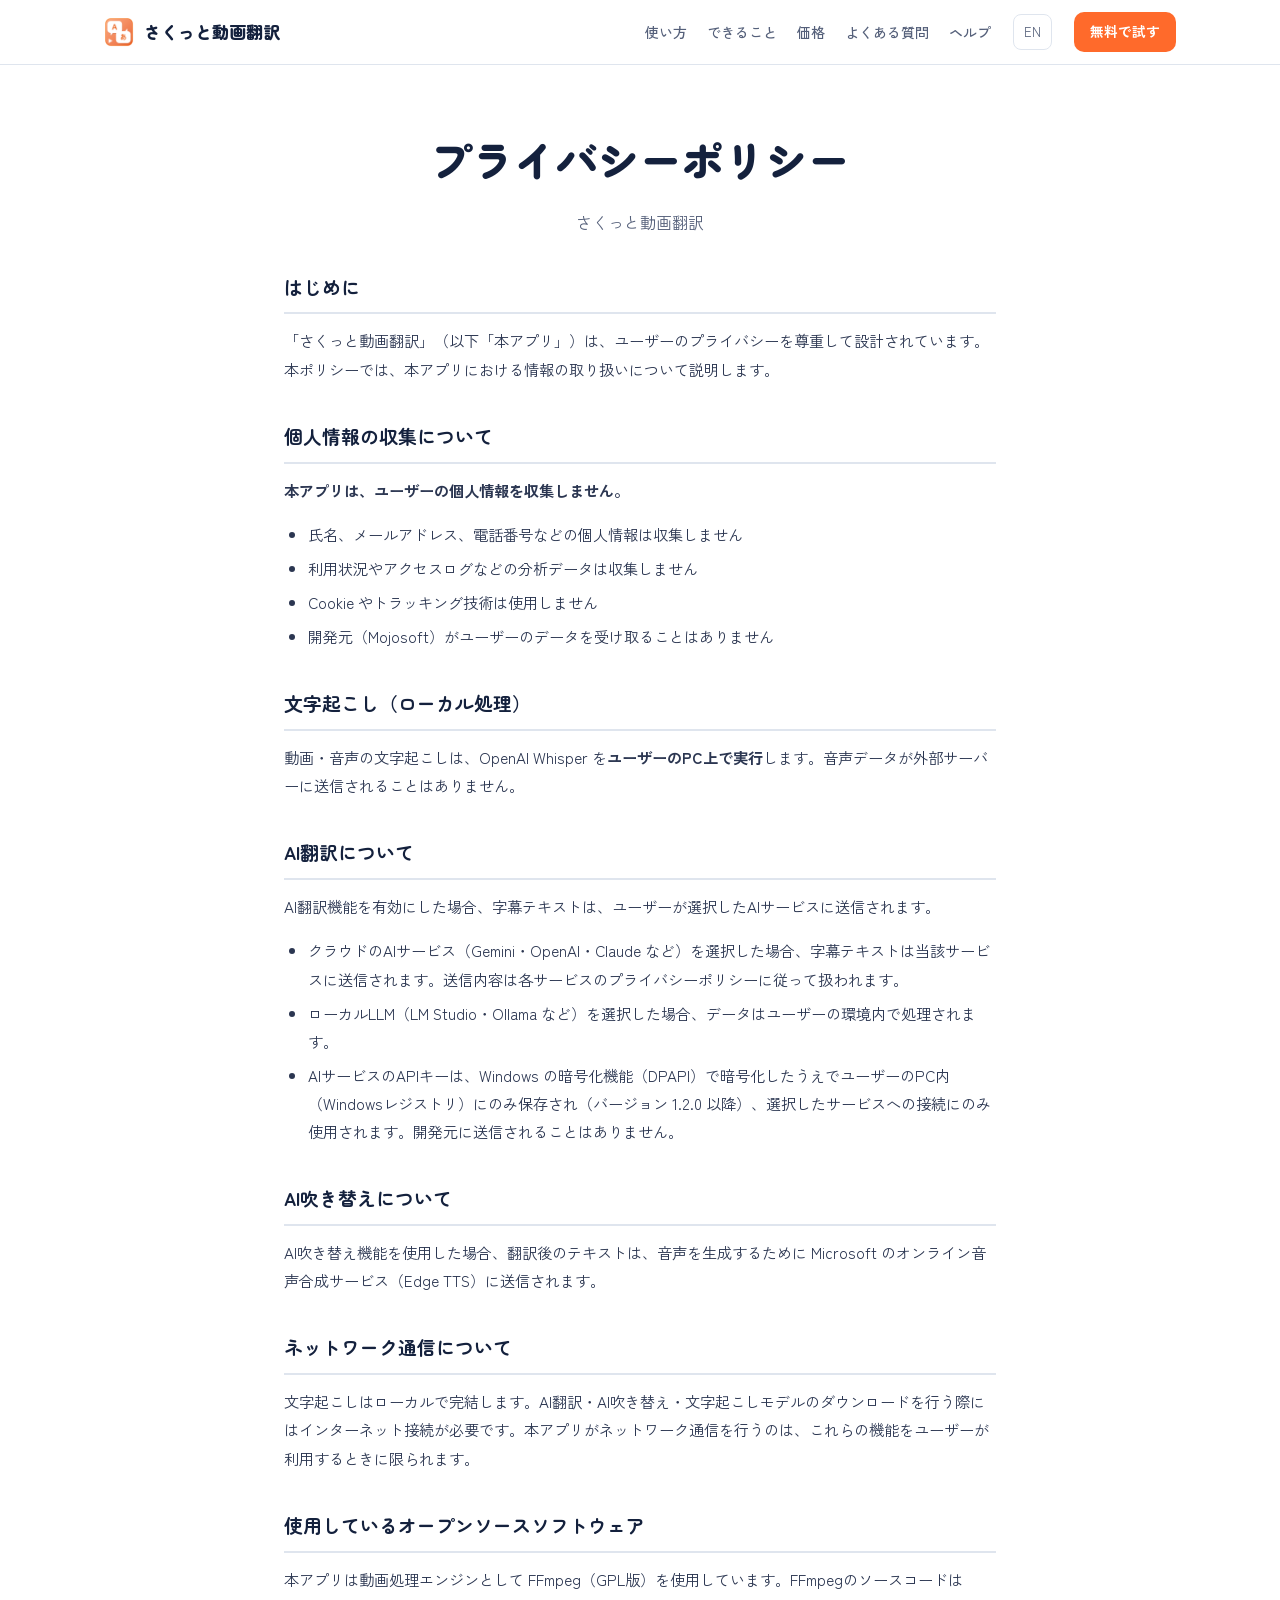
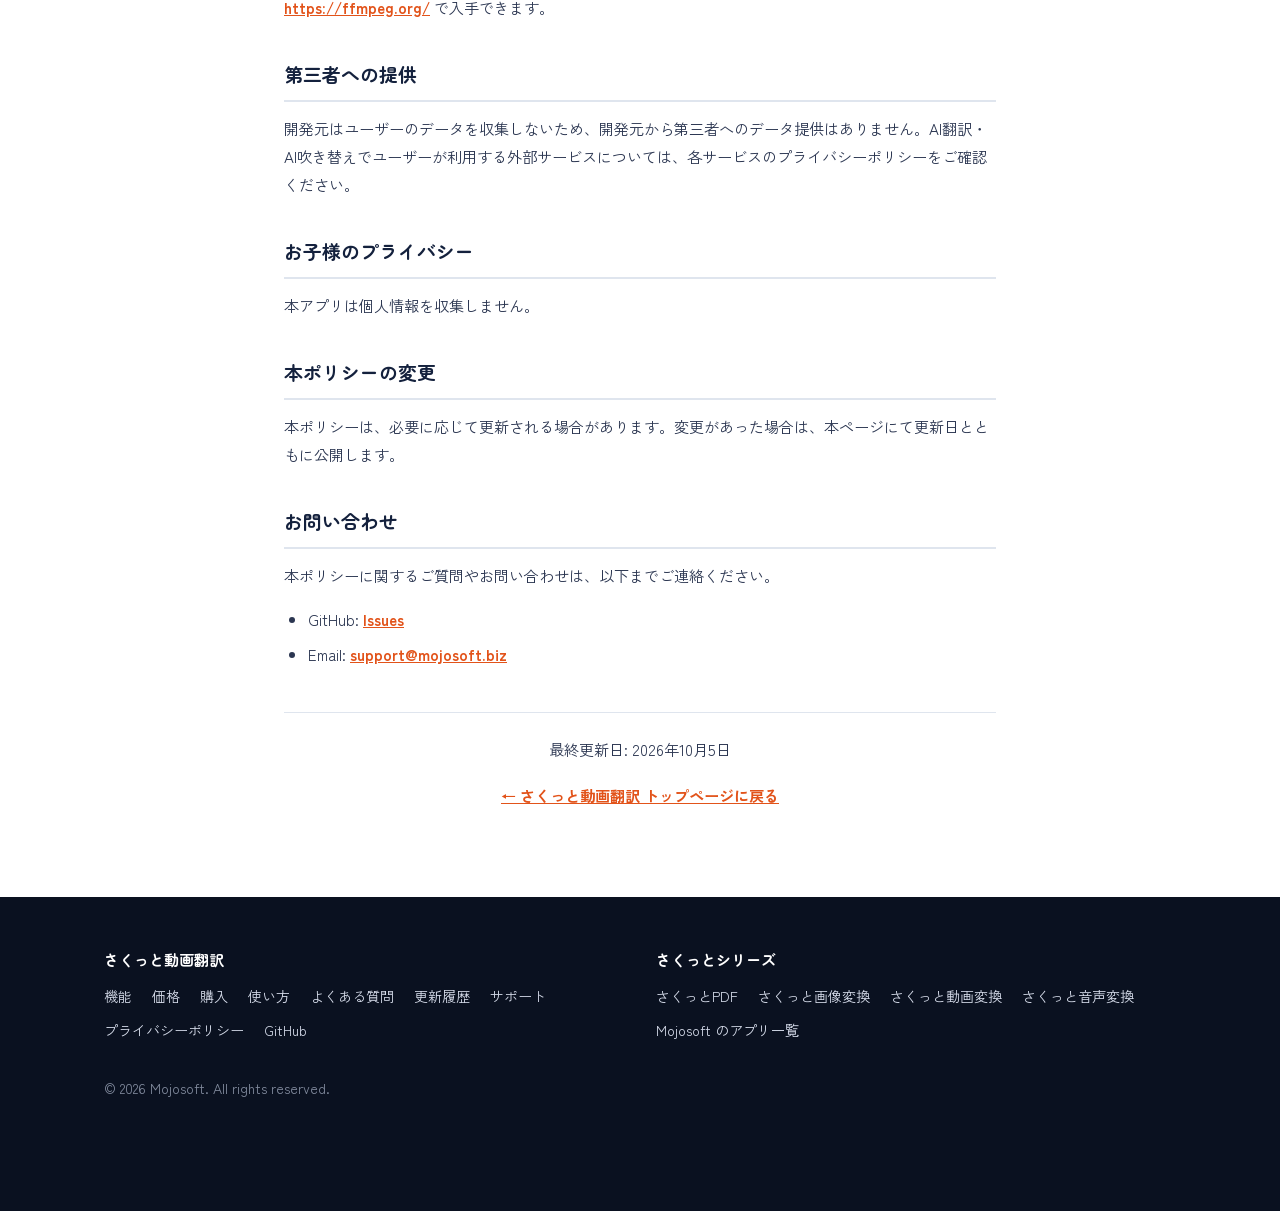
<file: privacy.html>
<!DOCTYPE html>
<html lang="ja">
<head>
<meta charset="UTF-8">
<meta name="viewport" content="width=device-width, initial-scale=1.0">
<title>プライバシーポリシー - さくっと動画翻訳</title>
<link rel="preconnect" href="https://fonts.googleapis.com">
<link rel="preconnect" href="https://fonts.gstatic.com" crossorigin>
<link href="https://fonts.googleapis.com/css2?family=Zen+Kaku+Gothic+New:wght@400;500;700&family=Zen+Maru+Gothic:wght@700;900&display=swap" rel="stylesheet">
<link rel="stylesheet" href="style.css">
<style>
/* bilingual page: the language switch hides the other language (needed by toggleLang) */
[data-lang="ja"] .en,[data-lang="en"] .ja{display:none!important}
.site-header .lang{background:none;font:inherit;font-size:.82rem;cursor:pointer}
.page-head .lead{max-width:40em;margin:10px auto 0;color:var(--sub)}
.page-head .actions{display:flex;gap:12px;justify-content:center;flex-wrap:wrap;margin-top:22px}

.container{max-width:760px;margin:0 auto;padding:24px 24px 72px}
.container h2{font-family:var(--round);font-size:1.18rem;margin:36px 0 12px;padding-bottom:8px;border-bottom:2px solid var(--line)}
.container h2:first-of-type{margin-top:0}
.container p,.container ul{margin-bottom:16px;font-size:.95rem;color:#2b3651}
.container ul{padding-left:24px}
.container li{margin-bottom:6px}
.updated{text-align:center;color:var(--sub);font-size:.86rem;margin-top:44px;padding-top:22px;border-top:1px solid var(--line)}
.back{display:block;text-align:center;margin-top:18px}
</style>
  <link rel="canonical" href="https://mojosoftjp.github.io/sakutto-videotranslator/privacy.html">
  <meta name="description" content="さくっと動画翻訳のプライバシーポリシー。個人情報とアプリ利用時のデータの取り扱いについてご案内します。">
  <meta name="robots" content="index, follow, max-image-preview:large">
  <meta property="og:title" content="プライバシーポリシー - さくっと動画翻訳">
  <meta property="og:description" content="さくっと動画翻訳のプライバシーポリシー。個人情報とアプリ利用時のデータの取り扱いについてご案内します。">
  <meta property="og:url" content="https://mojosoftjp.github.io/sakutto-videotranslator/privacy.html">
  <meta property="og:type" content="website">
  <meta property="og:site_name" content="Mojosoft">
  <meta property="og:locale" content="ja_JP">
  <meta name="twitter:title" content="プライバシーポリシー - さくっと動画翻訳">
  <meta name="twitter:description" content="さくっと動画翻訳のプライバシーポリシー。個人情報とアプリ利用時のデータの取り扱いについてご案内します。">
  <meta property="og:image" content="https://mojosoftjp.github.io/sakutto-videotranslator/ja-main.png">
  <meta name="twitter:image" content="https://mojosoftjp.github.io/sakutto-videotranslator/ja-main.png">
  <meta property="og:image:alt" content="プライバシーポリシー - さくっと動画翻訳">
  <meta name="twitter:image:alt" content="プライバシーポリシー - さくっと動画翻訳">
  <meta property="og:image:width" content="1800">
  <meta property="og:image:height" content="1170">
  <meta name="twitter:card" content="summary_large_image">
</head>
<body data-lang="ja">

<header class="site-header"><div class="wrap">
  <a class="brand ja" href="index.html"><img src="logo.png" alt="" width="30" height="30">さくっと動画翻訳</a>
  <a class="brand en" href="en/"><img src="logo.png" alt="" width="30" height="30">Snap Video Translator</a>
  <nav class="site-nav ja" aria-label="サイト内">
    <a href="index.html#how">使い方</a><a href="index.html#features">できること</a><a href="index.html#pricing">価格</a><a href="index.html#faq">よくある質問</a><a href="help.html">ヘルプ</a>
  </nav>
  <nav class="site-nav en" aria-label="Site">
    <a href="en/#how">How it works</a><a href="en/#features">Features</a><a href="en/#pricing">Pricing</a><a href="en/#faq">FAQ</a><a href="help.html?lang=en">Guide</a>
  </nav>
  <button type="button" class="lang" onclick="toggleLang()"><span class="ja" lang="en">EN</span><span class="en" lang="ja">日本語</span></button>
  <a class="btn btn-main btn-sm" href="https://mojosoft.biz/SakuttoVideoTranslator_Setup_1.2.0.exe" download><span class="ja">無料で試す</span><span class="en">Try free</span></a>
</div></header>

<div class="page-head"><div class="wrap">
  <h1><span class="ja">プライバシーポリシー</span><span class="en">Privacy Policy</span></h1>
  <p class="lead"><span class="ja">さくっと動画翻訳</span><span class="en">Snap Video Translator</span></p>
</div></div>

<div class="container">

<!-- Japanese -->
<div class="ja">
<h2>はじめに</h2>
<p>「さくっと動画翻訳」（以下「本アプリ」）は、ユーザーのプライバシーを尊重して設計されています。本ポリシーでは、本アプリにおける情報の取り扱いについて説明します。</p>

<h2>個人情報の収集について</h2>
<p><strong>本アプリは、ユーザーの個人情報を収集しません。</strong></p>
<ul>
  <li>氏名、メールアドレス、電話番号などの個人情報は収集しません</li>
  <li>利用状況やアクセスログなどの分析データは収集しません</li>
  <li>Cookie やトラッキング技術は使用しません</li>
  <li>開発元（Mojosoft）がユーザーのデータを受け取ることはありません</li>
</ul>

<h2>文字起こし（ローカル処理）</h2>
<p>動画・音声の文字起こしは、OpenAI Whisper を<strong>ユーザーのPC上で実行</strong>します。音声データが外部サーバーに送信されることはありません。</p>

<h2>AI翻訳について</h2>
<p>AI翻訳機能を有効にした場合、字幕テキストは、ユーザーが選択したAIサービスに送信されます。</p>
<ul>
  <li>クラウドのAIサービス（Gemini・OpenAI・Claude など）を選択した場合、字幕テキストは当該サービスに送信されます。送信内容は各サービスのプライバシーポリシーに従って扱われます。</li>
  <li>ローカルLLM（LM Studio・Ollama など）を選択した場合、データはユーザーの環境内で処理されます。</li>
  <li>AIサービスのAPIキーは、Windows の暗号化機能（DPAPI）で暗号化したうえでユーザーのPC内（Windowsレジストリ）にのみ保存され（バージョン 1.2.0 以降）、選択したサービスへの接続にのみ使用されます。開発元に送信されることはありません。</li>
</ul>

<h2>AI吹き替えについて</h2>
<p>AI吹き替え機能を使用した場合、翻訳後のテキストは、音声を生成するために Microsoft のオンライン音声合成サービス（Edge TTS）に送信されます。</p>

<h2>ネットワーク通信について</h2>
<p>文字起こしはローカルで完結します。AI翻訳・AI吹き替え・文字起こしモデルのダウンロードを行う際にはインターネット接続が必要です。本アプリがネットワーク通信を行うのは、これらの機能をユーザーが利用するときに限られます。</p>

<h2>使用しているオープンソースソフトウェア</h2>
<p>本アプリは動画処理エンジンとして FFmpeg（GPL版）を使用しています。FFmpegのソースコードは <a href="https://ffmpeg.org/">https://ffmpeg.org/</a> で入手できます。</p>

<h2>第三者への提供</h2>
<p>開発元はユーザーのデータを収集しないため、開発元から第三者へのデータ提供はありません。AI翻訳・AI吹き替えでユーザーが利用する外部サービスについては、各サービスのプライバシーポリシーをご確認ください。</p>

<h2>お子様のプライバシー</h2>
<p>本アプリは個人情報を収集しません。</p>

<h2>本ポリシーの変更</h2>
<p>本ポリシーは、必要に応じて更新される場合があります。変更があった場合は、本ページにて更新日とともに公開します。</p>

<h2>お問い合わせ</h2>
<p>本ポリシーに関するご質問やお問い合わせは、以下までご連絡ください。</p>
<ul>
  <li>GitHub: <a href="https://github.com/mojosoftjp/sakutto-videotranslator/issues">Issues</a></li>
  <li>Email: <a href="mailto:support@mojosoft.biz">support@mojosoft.biz</a></li>
</ul>

<p class="updated">最終更新日: 2026年10月5日</p>
<p class="back"><a href="index.html">&larr; さくっと動画翻訳 トップページに戻る</a></p>
</div>

<!-- English -->
<div class="en">
<h2>Introduction</h2>
<p>"Snap Video Translator" (hereinafter "the App") is designed with respect for user privacy. This policy explains how information is handled within the App.</p>

<h2>Collection of Personal Information</h2>
<p><strong>This App does not collect personal information.</strong></p>
<ul>
  <li>No personal data such as names, email addresses, or phone numbers is collected</li>
  <li>No usage analytics or access logs are collected</li>
  <li>No cookies or tracking technologies are used</li>
  <li>The developer (Mojosoft) does not receive any user data</li>
</ul>

<h2>Transcription (Local Processing)</h2>
<p>Transcription of video and audio is performed by OpenAI Whisper <strong>on the user's PC</strong>. Audio data is never sent to an external server.</p>

<h2>AI Translation</h2>
<p>When the AI translation feature is enabled, subtitle text is sent to the AI service chosen by the user.</p>
<ul>
  <li>If a cloud AI service (such as Gemini, OpenAI, or Claude) is selected, the subtitle text is sent to that service and handled under that service's own privacy policy.</li>
  <li>If a local LLM (LM Studio, Ollama, etc.) is selected, the data is processed within the user's own environment.</li>
  <li>The AI service's API key is stored only on the user's PC (Windows registry), encrypted with Windows data protection (DPAPI) from version 1.2.0, and used solely to connect to the selected service. It is never sent to the developer.</li>
</ul>

<h2>AI Dubbing</h2>
<p>When the AI dubbing feature is used, the translated text is sent to Microsoft's online text-to-speech service (Edge TTS) in order to generate the voice audio.</p>

<h2>Network Communication</h2>
<p>Transcription is completed locally. An internet connection is required for AI translation, AI dubbing, and downloading transcription models. The App performs network communication only when the user uses these features.</p>

<h2>Open Source Software Used</h2>
<p>This App uses FFmpeg (GPL version) as its video processing engine. FFmpeg source code is available at <a href="https://ffmpeg.org/">https://ffmpeg.org/</a>.</p>

<h2>Third-Party Sharing</h2>
<p>Since the developer does not collect user data, there is no data sharing from the developer to third parties. For the external services used in AI translation and AI dubbing, please review each service's own privacy policy.</p>

<h2>Children's Privacy</h2>
<p>This App does not collect personal information.</p>

<h2>Changes to This Policy</h2>
<p>This policy may be updated as needed. Any changes will be published on this page with the updated date.</p>

<h2>Contact</h2>
<p>For questions or inquiries about this policy, please contact us at:</p>
<ul>
  <li>GitHub: <a href="https://github.com/mojosoftjp/sakutto-videotranslator/issues">Issues</a></li>
  <li>Email: <a href="mailto:support@mojosoft.biz">support@mojosoft.biz</a></li>
</ul>

<p class="updated">Last updated: October 5, 2026</p>
<p class="back"><a href="index.html">&larr; Back to Snap Video Translator Home</a></p>
</div>

</div>

<footer class="site-footer"><div class="wrap">
  <div class="foot-grid">
    <div><h4><span class="ja">さくっと動画翻訳</span><span class="en">Snap Video Translator</span></h4>
      <div class="foot-links ja"><a href="index.html#features">機能</a><a href="index.html#pricing">価格</a><a href="purchase.html">購入</a><a href="help.html">使い方</a><a href="index.html#faq">よくある質問</a><a href="changelog.html">更新履歴</a><a href="index.html#support">サポート</a><a href="privacy.html">プライバシーポリシー</a><a href="https://github.com/mojosoftjp/sakutto-videotranslator">GitHub</a></div>
      <div class="foot-links en"><a href="en/#features">Features</a><a href="en/#pricing">Pricing</a><a href="purchase.html?lang=en">Purchase</a><a href="help.html?lang=en">Guide</a><a href="en/#faq">FAQ</a><a href="en/changelog.html">Changelog</a><a href="en/#support">Support</a><a href="privacy.html?lang=en">Privacy Policy</a><a href="https://github.com/mojosoftjp/sakutto-videotranslator">GitHub</a></div>
    </div>
    <div><h4><span class="ja">さくっとシリーズ</span><span class="en">More Sakutto apps</span></h4>
      <div class="foot-links ja"><a href="https://mojosoftjp.github.io/sakutto-pdf/">さくっとPDF</a><a href="https://mojosoftjp.github.io/sakutto-imageconverter/">さくっと画像変換</a><a href="https://mojosoftjp.github.io/sakutto-videoconverter/">さくっと動画変換</a><a href="https://mojosoftjp.github.io/sakutto-audioconverter/">さくっと音声変換</a><a href="https://mojosoftjp.github.io/">Mojosoft のアプリ一覧</a></div>
      <div class="foot-links en"><a href="https://mojosoftjp.github.io/sakutto-pdf/en/">Sakutto PDF</a><a href="https://mojosoftjp.github.io/sakutto-imageconverter/en/">Sakutto Image Converter</a><a href="https://mojosoftjp.github.io/sakutto-videoconverter/en/">SakuttoVideo</a><a href="https://mojosoftjp.github.io/sakutto-audioconverter/en/">SakuttoAudio</a><a href="https://mojosoftjp.github.io/en/">All Mojosoft apps</a></div>
    </div>
  </div>
  <p class="copyright">&copy; 2026 Mojosoft. All rights reserved.</p>
</div></footer>

<script>
function setLang(lang) {
  document.body.setAttribute('data-lang', lang);
  document.documentElement.lang = lang === 'ja' ? 'ja' : 'en';
  document.title = lang === 'ja'
    ? 'プライバシーポリシー - さくっと動画翻訳'
    : 'Privacy Policy - Snap Video Translator';
  localStorage.setItem('sakutto-vt-lang', lang);
}
function toggleLang() {
  var cur = document.body.getAttribute('data-lang');
  setLang(cur === 'ja' ? 'en' : 'ja');
}
(function() {
  // ?lang= (links from the English pages) > the visitor's own earlier choice.
  // No automatic switch by browser language: the page stays Japanese by default
  // so search engines index it as the Japanese page.
  var p = (new URLSearchParams(window.location.search).get('lang') || '').toLowerCase();
  if (p === 'ja' || p === 'en') { setLang(p); return; }
  var saved = localStorage.getItem('sakutto-vt-lang');
  if (saved === 'ja' || saved === 'en') setLang(saved);
})();
</script>

</body>
</html>
</file>
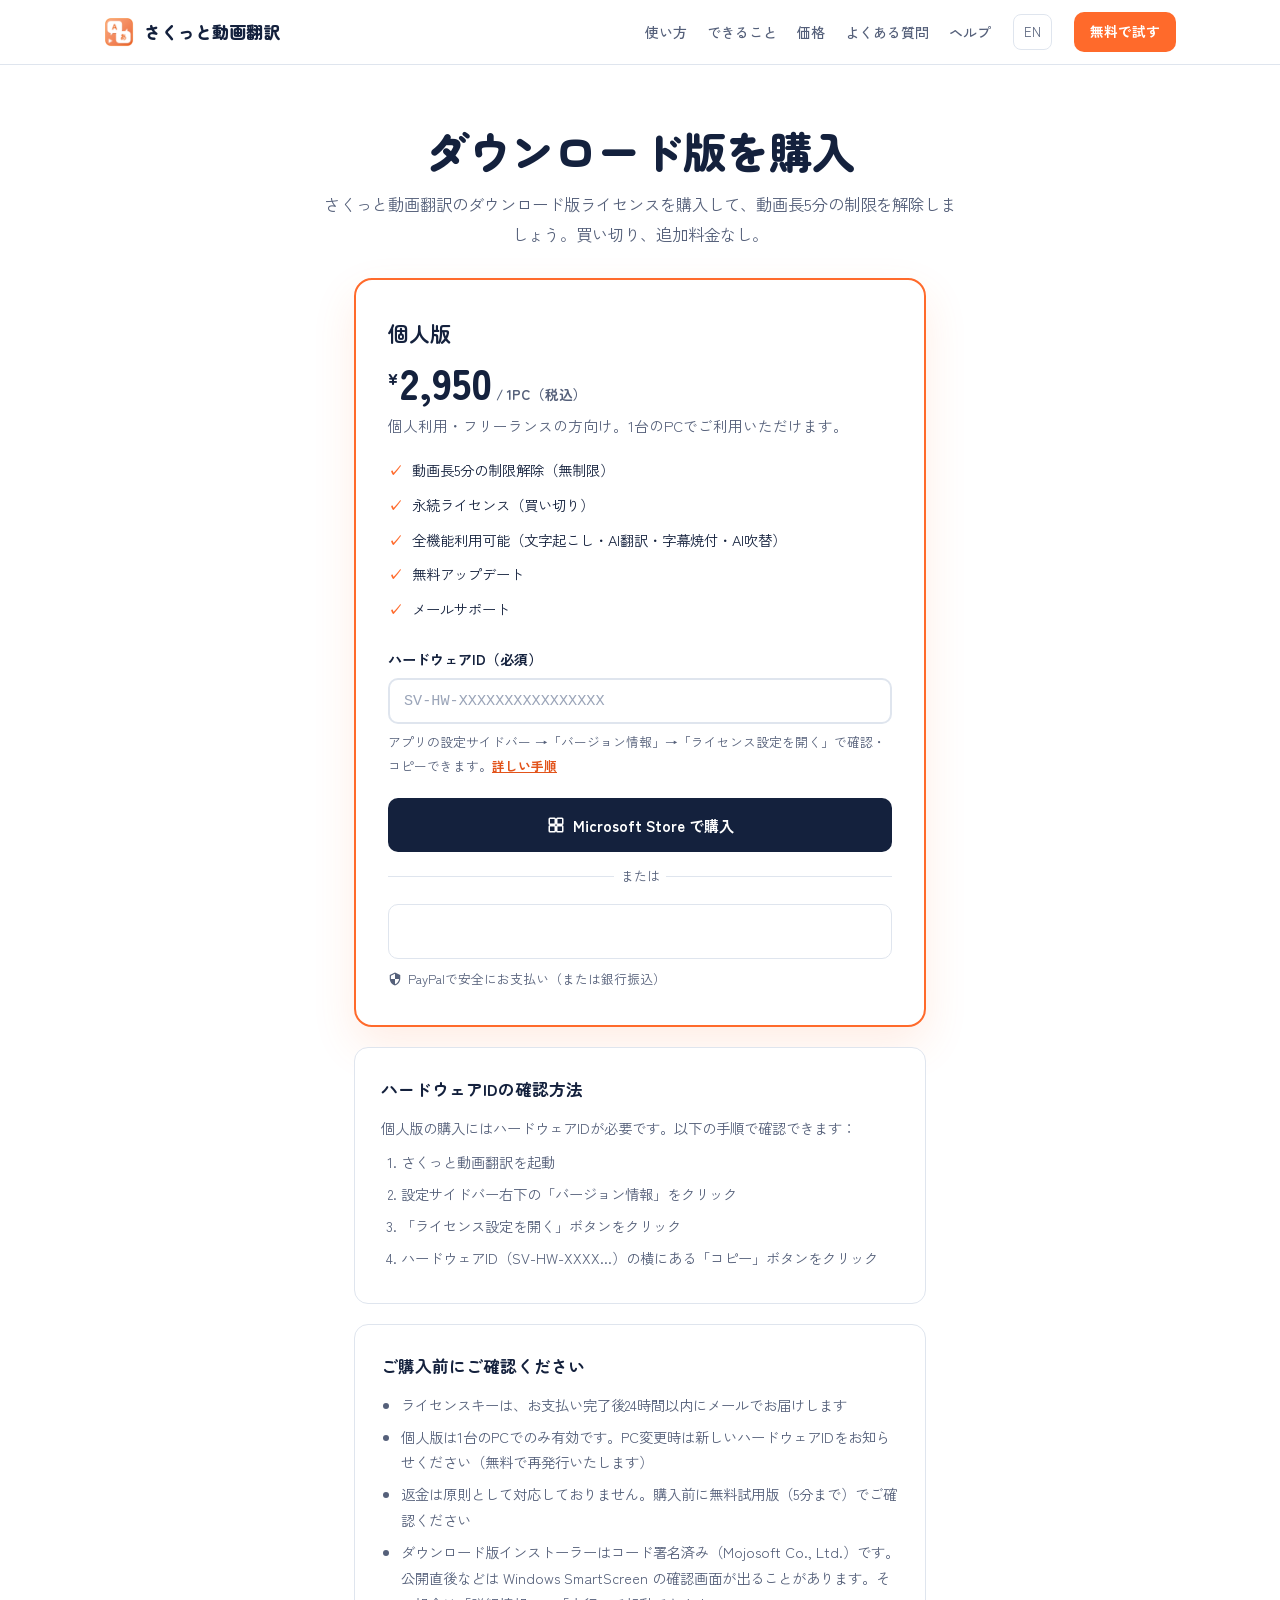
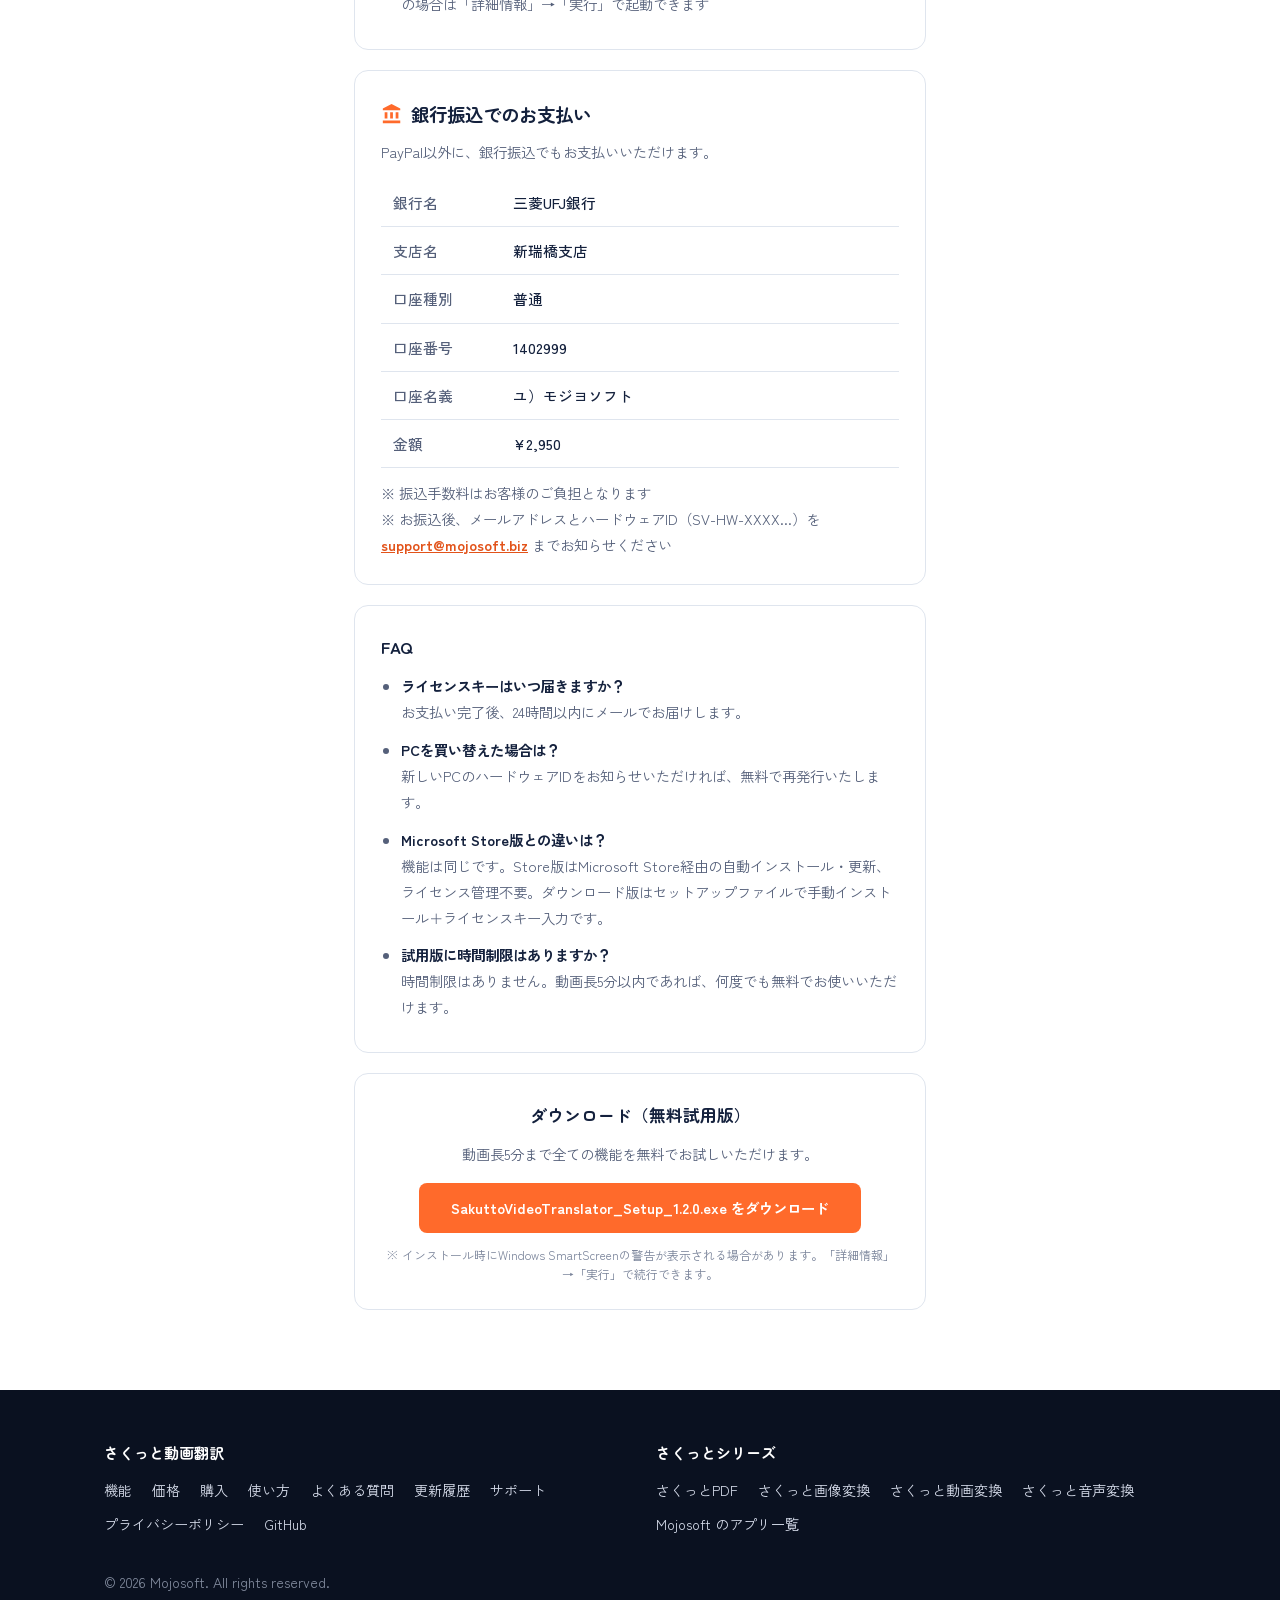
<file: purchase.html>
<!DOCTYPE html>
<html lang="ja">
<head>
<meta charset="UTF-8">
<link rel="icon" type="image/x-icon" href="favicon.ico">
<link rel="icon" type="image/png" sizes="32x32" href="favicon-32.png">
<link rel="apple-touch-icon" href="apple-touch-icon.png">
<meta name="viewport" content="width=device-width, initial-scale=1.0">
<title>ライセンス購入 — さくっと動画翻訳</title>
<meta name="description" content="さくっと動画翻訳 ダウンロード版のライセンスを購入。買い切り ¥2,950、PayPal または銀行振込でお支払いいただけます。">
<meta name="theme-color" content="#1E293B">
<link rel="preconnect" href="https://fonts.googleapis.com">
<link rel="preconnect" href="https://fonts.gstatic.com" crossorigin>
<link rel="preconnect" href="https://fonts.googleapis.com">
<link rel="preconnect" href="https://fonts.gstatic.com" crossorigin>
<link href="https://fonts.googleapis.com/css2?family=Zen+Kaku+Gothic+New:wght@400;500;700&family=Zen+Maru+Gothic:wght@700;900&display=swap" rel="stylesheet">
<link rel="stylesheet" href="style.css">
<style>
/* bilingual page: the language switch hides the other language (needed by toggleLang) */
[data-lang="ja"] .en,[data-lang="en"] .ja{display:none!important}
.site-header .lang{background:none;font:inherit;font-size:.82rem;cursor:pointer}
.page-head .lead{max-width:40em;margin:10px auto 0;color:var(--sub)}
.page-head .actions{display:flex;gap:12px;justify-content:center;flex-wrap:wrap;margin-top:22px}

/* colour names used by inline styles inside the page content */
:root{--accent-orange:#ff6a2b;--accent-orange-dark:#e2531a;--accent-amber:#e2531a;--text-white:#14213d;--text-muted:#55607a;--text-dim:#7a849a;--border:#dfe5ee}
.purchase-hero{padding:56px 24px 28px;text-align:center}
.purchase-hero h1{font-family:var(--round);font-weight:900;font-size:clamp(1.9rem,4.4vw,2.7rem);line-height:1.35;margin-bottom:10px}
.purchase-hero p{color:var(--sub);font-size:1.02rem;max-width:640px;margin:0 auto}
.pricing-section{padding:0 24px 80px;max-width:620px;margin:0 auto}
.pricing-card{background:#fff;border:2px solid var(--accent);border-radius:18px;padding:34px 32px;box-shadow:0 18px 44px rgba(255,106,43,.12)}
.pricing-card h3{font-family:var(--round);font-size:1.3rem;margin-bottom:6px}
.pricing-price{font-family:var(--round);font-weight:900;font-size:2.6rem;line-height:1.2;margin-bottom:4px}
.pricing-price .currency{font-size:1rem;vertical-align:super;margin-right:2px}
.pricing-price .unit{font-size:.85rem;font-weight:700;color:var(--sub)}
.pricing-desc{color:var(--sub);font-size:.92rem;margin-bottom:18px}
.pricing-features{list-style:none;margin-bottom:24px;display:flex;flex-direction:column;gap:8px}
.pricing-features li{display:flex;gap:10px;align-items:center;font-size:.9rem;color:var(--ink)}
.pricing-features li::before{content:"✓";color:var(--accent);font-weight:700}
.hwid-section{margin-bottom:20px}
.hwid-section label{display:block;font-size:.88rem;font-weight:700;margin-bottom:6px}
.hwid-section input{width:100%;padding:12px 14px;background:#fff;border:2px solid var(--line);border-radius:10px;color:var(--ink);font-family:Consolas,"Cascadia Mono",monospace;font-size:.95rem;outline:none;transition:border-color .2s}
.hwid-section input:focus{border-color:var(--accent)}
.hwid-section input::placeholder{color:#9aa4b8}
.hwid-help{font-size:.8rem;color:var(--sub);margin-top:6px}
.hwid-error{font-size:.82rem;color:#d93025;margin-top:4px;display:none}
.btn-store{display:flex;align-items:center;justify-content:center;gap:8px;width:100%;padding:13px 20px;background:var(--ink);color:#fff;border-radius:10px;font-size:.95rem;font-weight:700;text-decoration:none;margin-bottom:12px;transition:background .15s}
.btn-store:hover{background:#0a1120;color:#fff}
.btn-store svg{width:18px;height:18px;flex-shrink:0}
.or-divider{text-align:center;color:var(--sub);font-size:.82rem;margin:12px 0;position:relative}
.or-divider::before,.or-divider::after{content:"";position:absolute;top:50%;width:calc(50% - 26px);height:1px;background:var(--line)}
.or-divider::before{left:0}.or-divider::after{right:0}
.paypal-container{margin:16px 0 8px;min-height:55px;background:#fff;border:1px solid var(--line);border-radius:10px;padding:6px}
.payment-note{display:flex;align-items:center;gap:6px;font-size:.8rem;color:var(--sub);margin-top:8px}
.payment-note svg{width:14px;height:14px;flex-shrink:0}
.info-box{background:#fff;border:1px solid var(--line);border-radius:var(--radius);padding:26px;margin-top:20px}
.info-box h4{font-family:var(--round);font-size:1.05rem;margin-bottom:10px}
.info-box p,.info-box li{font-size:.9rem;color:var(--sub);line-height:1.8}
.info-box ol,.info-box ul{padding-left:20px;margin-top:8px}
.info-box li{margin-bottom:6px}
.info-box strong{color:var(--ink)}
.bank-section h3{font-family:var(--round);font-size:1.15rem;margin-bottom:8px;display:flex;align-items:center;gap:8px}
.bank-section h3 svg{width:22px;height:22px;fill:var(--accent)}
.bank-desc{color:var(--sub);font-size:.9rem;margin-bottom:14px}
.bank-table{width:100%;border-collapse:collapse}
.bank-table th,.bank-table td{padding:10px 12px;text-align:left;border-bottom:1px solid var(--line);font-size:.92rem}
.bank-table th{color:var(--sub);font-weight:500;width:120px}
.bank-table td{color:var(--ink);font-weight:500}
.bank-note{font-size:.82rem;color:var(--sub);margin-top:12px;line-height:1.7}
.modal-overlay{position:fixed;inset:0;background:rgba(13,21,38,.62);backdrop-filter:blur(6px);display:none;align-items:center;justify-content:center;z-index:20000}
.modal-overlay.active{display:flex}
.modal{background:#fff;border-radius:20px;padding:40px;max-width:480px;width:90%;text-align:center;box-shadow:0 24px 60px rgba(0,0,0,.3)}
.modal h2{font-family:var(--round);font-size:1.5rem;margin-bottom:8px;color:var(--accent-dark)}
.modal .checkmark{font-size:3rem;margin-bottom:12px}
.modal-info{text-align:left;margin:20px 0;background:var(--panel);border-radius:12px;padding:16px}
.modal-row{display:flex;justify-content:space-between;gap:12px;padding:6px 0;font-size:.88rem}
.modal-row .label{color:var(--sub)}
.modal-row .value{color:var(--ink);font-weight:700;word-break:break-all}
.modal p.note{font-size:.82rem;color:var(--sub);margin-top:16px}
.modal .btn-close{margin-top:20px;padding:12px 34px;background:var(--accent);color:#fff;border:0;border-radius:10px;font-size:.95rem;font-weight:700;cursor:pointer}
.modal .btn-close:hover{background:var(--accent-dark)}
.info-box a[href$=".exe"]{overflow-wrap:anywhere}
</style>
  <link rel="canonical" href="https://mojosoftjp.github.io/sakutto-videotranslator/purchase.html">
  <meta name="robots" content="index, follow, max-image-preview:large">
  <meta property="og:title" content="ライセンス購入 — さくっと動画翻訳">
  <meta property="og:description" content="さくっと動画翻訳 ダウンロード版のライセンスを購入。買い切り ¥2,950、PayPal または銀行振込でお支払いいただけます。">
  <meta property="og:url" content="https://mojosoftjp.github.io/sakutto-videotranslator/purchase.html">
  <meta property="og:type" content="website">
  <meta property="og:site_name" content="Mojosoft">
  <meta property="og:locale" content="ja_JP">
  <meta name="twitter:title" content="ライセンス購入 — さくっと動画翻訳">
  <meta name="twitter:description" content="さくっと動画翻訳 ダウンロード版のライセンスを購入。買い切り ¥2,950、PayPal または銀行振込でお支払いいただけます。">
  <meta property="og:image" content="https://mojosoftjp.github.io/sakutto-videotranslator/ja-main.png">
  <meta name="twitter:image" content="https://mojosoftjp.github.io/sakutto-videotranslator/ja-main.png">
  <meta property="og:image:alt" content="ライセンス購入 — さくっと動画翻訳">
  <meta name="twitter:image:alt" content="ライセンス購入 — さくっと動画翻訳">
  <meta property="og:image:width" content="1800">
  <meta property="og:image:height" content="1170">
  <meta name="twitter:card" content="summary_large_image">
</head>
<body data-lang="ja">

<header class="site-header"><div class="wrap">
  <a class="brand ja" href="index.html"><img src="logo.png" alt="" width="30" height="30">さくっと動画翻訳</a>
  <a class="brand en" href="en/"><img src="logo.png" alt="" width="30" height="30">Snap Video Translator</a>
  <nav class="site-nav ja" aria-label="サイト内">
    <a href="index.html#how">使い方</a><a href="index.html#features">できること</a><a href="index.html#pricing">価格</a><a href="index.html#faq">よくある質問</a><a href="help.html">ヘルプ</a>
  </nav>
  <nav class="site-nav en" aria-label="Site">
    <a href="en/#how">How it works</a><a href="en/#features">Features</a><a href="en/#pricing">Pricing</a><a href="en/#faq">FAQ</a><a href="help.html?lang=en">Guide</a>
  </nav>
  <button type="button" class="lang" onclick="toggleLang()"><span class="ja" lang="en">EN</span><span class="en" lang="ja">日本語</span></button>
  <a class="btn btn-main btn-sm" href="https://mojosoft.biz/SakuttoVideoTranslator_Setup_1.2.0.exe" download><span class="ja">無料で試す</span><span class="en">Try free</span></a>
</div></header>

<!-- Hero -->
<section class="purchase-hero">
  <h1><span class="ja">ダウンロード版を購入</span><span class="en">Buy Download Edition</span></h1>
  <p>
    <span class="ja">さくっと動画翻訳のダウンロード版ライセンスを購入して、動画長5分の制限を解除しましょう。買い切り、追加料金なし。</span>
    <span class="en">Unlock the 5-minute trial limit. One-time purchase, no subscription.</span>
  </p>
</section>

<!-- Pricing -->
<section class="pricing-section">
  <div class="pricing-card">
    <h3><span class="ja">個人版</span><span class="en">Personal</span></h3>
    <div class="pricing-price"><span class="ja"><span class="currency">¥</span>2,950<span class="unit"> / 1PC（税込）</span></span><span class="en"><span class="currency">¥</span>2,950<span class="unit"> / 1 PC (≈$20 USD)</span></span></div>
    <p class="pricing-desc">
      <span class="ja">個人利用・フリーランスの方向け。1台のPCでご利用いただけます。</span>
      <span class="en">For individuals and freelancers. Valid for one PC.</span>
    </p>
    <ul class="pricing-features">
      <li><span class="ja">動画長5分の制限解除（無制限）</span><span class="en">Remove the 5-minute video length limit</span></li>
      <li><span class="ja">永続ライセンス（買い切り）</span><span class="en">Permanent license (one-time purchase)</span></li>
      <li><span class="ja">全機能利用可能（文字起こし・AI翻訳・字幕焼付・AI吹替）</span><span class="en">All features (transcribe, AI translate, burn subtitles, AI dubbing)</span></li>
      <li><span class="ja">無料アップデート</span><span class="en">Free updates</span></li>
      <li><span class="ja">メールサポート</span><span class="en">Email support</span></li>
    </ul>
    <div class="hwid-section">
      <label for="hardware-id-input"><span class="ja">ハードウェアID（必須）</span><span class="en">Hardware ID (required)</span></label>
      <input type="text" id="hardware-id-input" placeholder="SV-HW-XXXXXXXXXXXXXXXX" maxlength="22">
      <p class="hwid-help">
        <span class="ja">アプリの設定サイドバー →「バージョン情報」→「ライセンス設定を開く」で確認・コピーできます。<a href="#hwid-guide">詳しい手順</a></span>
        <span class="en">Find it in the app: Settings sidebar → About → Open License Settings. <a href="#hwid-guide">See instructions</a></span>
      </p>
      <p id="hardware-id-error" class="hwid-error"><span class="ja">ハードウェアIDを入力してください</span><span class="en">Please enter your Hardware ID</span></p>
    </div>
    <a href="https://apps.microsoft.com/detail/9N66P79HM5LB?cid=lp-purchase" class="btn-store">
      <svg viewBox="0 0 24 24" fill="none" stroke="currentColor" stroke-width="2"><rect x="3" y="3" width="8" height="8" rx="1"/><rect x="13" y="3" width="8" height="8" rx="1"/><rect x="3" y="13" width="8" height="8" rx="1"/><rect x="13" y="13" width="8" height="8" rx="1"/></svg>
      <span class="ja">Microsoft Store で購入</span><span class="en">Buy on Microsoft Store</span>
    </a>
    <div class="or-divider"><span class="ja">または</span><span class="en">or</span></div>
    <div id="paypal-button-personal" class="paypal-container"></div>
    <p class="payment-note">
      <svg viewBox="0 0 24 24" fill="currentColor"><path d="M12 1L3 5v6c0 5.55 3.84 10.74 9 12 5.16-1.26 9-6.45 9-12V5l-9-4zm0 10.99h7c-.53 4.12-3.28 7.79-7 8.94V12H5V6.3l7-3.11v8.8z"/></svg>
      <span class="ja">PayPalで安全にお支払い（または銀行振込）</span><span class="en">Secure payment via PayPal (or bank transfer)</span>
    </p>
  </div>

  <!-- Hardware ID Guide -->
  <div class="info-box" id="hwid-guide">
    <h4><span class="ja">ハードウェアIDの確認方法</span><span class="en">How to Find Your Hardware ID</span></h4>
    <p><span class="ja">個人版の購入にはハードウェアIDが必要です。以下の手順で確認できます：</span>
       <span class="en">Personal licenses require your Hardware ID. Follow these steps:</span></p>
    <ol>
      <li><span class="ja">さくっと動画翻訳を起動</span><span class="en">Launch Snap Video Translator</span></li>
      <li><span class="ja">設定サイドバー右下の「バージョン情報」をクリック</span><span class="en">Click "About" at the bottom of the settings sidebar</span></li>
      <li><span class="ja">「ライセンス設定を開く」ボタンをクリック</span><span class="en">Click "Open License Settings"</span></li>
      <li><span class="ja">ハードウェアID（SV-HW-XXXX...）の横にある「コピー」ボタンをクリック</span><span class="en">Click "Copy" next to the Hardware ID (SV-HW-XXXX...)</span></li>
    </ol>
  </div>

  <!-- Notice -->
  <div class="info-box">
    <h4><span class="ja">ご購入前にご確認ください</span><span class="en">Before You Purchase</span></h4>
    <ul>
      <li><span class="ja">ライセンスキーは、お支払い完了後24時間以内にメールでお届けします</span>
          <span class="en">License keys are delivered via email within 24 hours of payment</span></li>
      <li><span class="ja">個人版は1台のPCでのみ有効です。PC変更時は新しいハードウェアIDをお知らせください（無料で再発行いたします）</span>
          <span class="en">Personal licenses are valid for one PC. Contact us with the new Hardware ID for a free re-issue when changing PCs</span></li>
      <li><span class="ja">返金は原則として対応しておりません。購入前に無料試用版（5分まで）でご確認ください</span>
          <span class="en">Refunds are not available. Please test the 5-minute trial before purchasing</span></li>
      <li><span class="ja">ダウンロード版インストーラーはコード署名済み（Mojosoft Co., Ltd.）です。公開直後などは Windows SmartScreen の確認画面が出ることがあります。その場合は「詳細情報」→「実行」で起動できます</span>
          <span class="en">The download installer is code-signed (Mojosoft Co., Ltd.). Right after a release, Windows SmartScreen may still show a prompt — click "More info" → "Run anyway" to launch</span></li>
    </ul>
  </div>

  <!-- Bank Transfer -->
  <div class="info-box bank-section">
    <h3>
      <svg viewBox="0 0 24 24"><path d="M4 10v7h3v-7H4zm6 0v7h3v-7h-3zM2 22h19v-3H2v3zm14-12v7h3v-7h-3zm-4.5-9L2 6v2h19V6l-9.5-5z"/></svg>
      <span class="ja">銀行振込でのお支払い</span><span class="en">Bank Transfer Payment</span>
    </h3>
    <p class="bank-desc">
      <span class="ja">PayPal以外に、銀行振込でもお支払いいただけます。</span>
      <span class="en">You can also pay via bank transfer.</span>
    </p>
    <table class="bank-table">
      <tr><th><span class="ja">銀行名</span><span class="en">Bank</span></th><td><span class="ja">三菱UFJ銀行</span><span class="en">MUFG Bank</span></td></tr>
      <tr><th><span class="ja">支店名</span><span class="en">Branch</span></th><td><span class="ja">新瑞橋支店</span><span class="en">Shinmizuhashi</span></td></tr>
      <tr><th><span class="ja">口座種別</span><span class="en">Type</span></th><td><span class="ja">普通</span><span class="en">Savings</span></td></tr>
      <tr><th><span class="ja">口座番号</span><span class="en">Account #</span></th><td>1402999</td></tr>
      <tr><th><span class="ja">口座名義</span><span class="en">Name</span></th><td><span class="ja">ユ）モジヨソフト</span><span class="en">Mojosoft Co., Ltd.</span></td></tr>
      <tr><th><span class="ja">金額</span><span class="en">Amount</span></th><td><span class="ja">¥2,950</span><span class="en">¥2,950 (≈$20 USD)</span></td></tr>
    </table>
    <p class="bank-note">
      <span class="ja">※ 振込手数料はお客様のご負担となります<br>※ お振込後、メールアドレスとハードウェアID（SV-HW-XXXX...）を <a href="mailto:support@mojosoft.biz">support@mojosoft.biz</a> までお知らせください</span>
      <span class="en">* Transfer fees are the customer's responsibility<br>* After transfer, email your address and Hardware ID (SV-HW-XXXX...) to <a href="mailto:support@mojosoft.biz">support@mojosoft.biz</a></span>
    </p>
  </div>

  <!-- FAQ -->
  <div class="info-box">
    <h4>FAQ</h4>
    <ul>
      <li><strong><span class="ja">ライセンスキーはいつ届きますか？</span><span class="en">When will I receive my license key?</span></strong><br>
        <span class="ja">お支払い完了後、24時間以内にメールでお届けします。</span>
        <span class="en">Within 24 hours after payment confirmation.</span></li>
      <li style="margin-top:12px"><strong><span class="ja">PCを買い替えた場合は？</span><span class="en">What if I change my PC?</span></strong><br>
        <span class="ja">新しいPCのハードウェアIDをお知らせいただければ、無料で再発行いたします。</span>
        <span class="en">Contact us with your new Hardware ID for a free re-issue.</span></li>
      <li style="margin-top:12px"><strong><span class="ja">Microsoft Store版との違いは？</span><span class="en">What's the difference from the Microsoft Store version?</span></strong><br>
        <span class="ja">機能は同じです。Store版はMicrosoft Store経由の自動インストール・更新、ライセンス管理不要。ダウンロード版はセットアップファイルで手動インストール＋ライセンスキー入力です。</span>
        <span class="en">Features are identical. Store version auto-installs via Microsoft Store with no license management. Download version requires manual installation + license key entry.</span></li>
      <li style="margin-top:12px"><strong><span class="ja">試用版に時間制限はありますか？</span><span class="en">Does the trial have a time limit?</span></strong><br>
        <span class="ja">時間制限はありません。動画長5分以内であれば、何度でも無料でお使いいただけます。</span>
        <span class="en">No time limit. You can use it free indefinitely for videos under 5 minutes.</span></li>
    </ul>
  </div>

  <!-- Download Section -->
  <div class="info-box" style="text-align:center">
    <h4><span class="ja">ダウンロード（無料試用版）</span><span class="en">Download (Free Trial)</span></h4>
    <p style="margin-bottom:16px">
      <span class="ja">動画長5分まで全ての機能を無料でお試しいただけます。</span>
      <span class="en">All features free for videos up to 5 minutes.</span>
    </p>
    <p><a href="https://mojosoft.biz/SakuttoVideoTranslator_Setup_1.2.0.exe" style="display:inline-block;padding:12px 32px;background:var(--accent-orange);color:#fff;border-radius:8px;font-weight:600;transition:background .2s;text-decoration:none">
      <span class="ja">SakuttoVideoTranslator_Setup_1.2.0.exe をダウンロード</span>
      <span class="en">Download SakuttoVideoTranslator_Setup_1.2.0.exe</span>
    </a></p>
    <p style="margin-top:12px;font-size:.75rem;color:var(--text-dim);line-height:1.6">
      <span class="ja">※ インストール時にWindows SmartScreenの警告が表示される場合があります。「詳細情報」→「実行」で続行できます。</span>
      <span class="en">* Windows SmartScreen may show a warning during installation. Click "More info" → "Run anyway" to continue.</span>
    </p>
  </div>
</section>

<!-- Success Modal -->
<div id="success-modal" class="modal-overlay">
  <div class="modal">
    <div class="checkmark">🎉</div>
    <h2><span class="ja">ご購入ありがとうございます！</span><span class="en">Thank You for Your Purchase!</span></h2>
    <p style="color:var(--text-muted);font-size:.9rem">
      <span class="ja">24時間以内にライセンスキーをメールでお届けします。</span>
      <span class="en">Your license key will be sent via email within 24 hours.</span>
    </p>
    <div class="modal-info">
      <div class="modal-row"><span class="label"><span class="ja">製品</span><span class="en">Product</span></span><span class="value" id="modal-product"></span></div>
      <div class="modal-row"><span class="label"><span class="ja">金額</span><span class="en">Amount</span></span><span class="value" id="modal-amount"></span></div>
      <div class="modal-row"><span class="label">Email</span><span class="value" id="modal-email"></span></div>
      <div class="modal-row" id="modal-hwid-row"><span class="label">Hardware ID</span><span class="value" id="modal-hwid"></span></div>
    </div>
    <p class="note">
      <span class="ja">ライセンスキーが届かない場合は <a href="mailto:support@mojosoft.biz">support@mojosoft.biz</a> までご連絡ください。</span>
      <span class="en">If you don't receive your key, contact <a href="mailto:support@mojosoft.biz">support@mojosoft.biz</a></span>
    </p>
    <button class="btn-close" onclick="closeSuccessModal()">OK</button>
  </div>
</div>

<footer class="site-footer"><div class="wrap">
  <div class="foot-grid">
    <div><h4><span class="ja">さくっと動画翻訳</span><span class="en">Snap Video Translator</span></h4>
      <div class="foot-links ja"><a href="index.html#features">機能</a><a href="index.html#pricing">価格</a><a href="purchase.html">購入</a><a href="help.html">使い方</a><a href="index.html#faq">よくある質問</a><a href="changelog.html">更新履歴</a><a href="index.html#support">サポート</a><a href="privacy.html">プライバシーポリシー</a><a href="https://github.com/mojosoftjp/sakutto-videotranslator">GitHub</a></div>
      <div class="foot-links en"><a href="en/#features">Features</a><a href="en/#pricing">Pricing</a><a href="purchase.html?lang=en">Purchase</a><a href="help.html?lang=en">Guide</a><a href="en/#faq">FAQ</a><a href="en/changelog.html">Changelog</a><a href="en/#support">Support</a><a href="privacy.html?lang=en">Privacy Policy</a><a href="https://github.com/mojosoftjp/sakutto-videotranslator">GitHub</a></div>
    </div>
    <div><h4><span class="ja">さくっとシリーズ</span><span class="en">More Sakutto apps</span></h4>
      <div class="foot-links ja"><a href="https://mojosoftjp.github.io/sakutto-pdf/">さくっとPDF</a><a href="https://mojosoftjp.github.io/sakutto-imageconverter/">さくっと画像変換</a><a href="https://mojosoftjp.github.io/sakutto-videoconverter/">さくっと動画変換</a><a href="https://mojosoftjp.github.io/sakutto-audioconverter/">さくっと音声変換</a><a href="https://mojosoftjp.github.io/">Mojosoft のアプリ一覧</a></div>
      <div class="foot-links en"><a href="https://mojosoftjp.github.io/sakutto-pdf/en/">Sakutto PDF</a><a href="https://mojosoftjp.github.io/sakutto-imageconverter/en/">Sakutto Image Converter</a><a href="https://mojosoftjp.github.io/sakutto-videoconverter/en/">SakuttoVideo</a><a href="https://mojosoftjp.github.io/sakutto-audioconverter/en/">SakuttoAudio</a><a href="https://mojosoftjp.github.io/en/">All Mojosoft apps</a></div>
    </div>
  </div>
  <p class="copyright">&copy; 2026 Mojosoft. All rights reserved.</p>
</div></footer>

<!-- PayPal SDK (client-id will be replaced in Phase 7 with a new one issued specifically for this product) -->
<script src="https://www.paypal.com/sdk/js?client-id=AQW_pNfSyvlWxHshLEfmnSzEq85x3im5k-2Khrpns2wh7XV2yp5oYYkwb1_8-8fT2U6fnVIX4xlrTvgO&currency=JPY&locale=ja_JP"></script>
<script>
// Success modal
function showSuccessModal(product, amount, email, hardwareId) {
  document.getElementById('modal-product').textContent = product;
  document.getElementById('modal-amount').textContent = amount;
  document.getElementById('modal-email').textContent = email;
  var hwidRow = document.getElementById('modal-hwid-row');
  var hwidVal = document.getElementById('modal-hwid');
  if (hardwareId) { hwidRow.style.display = 'flex'; hwidVal.textContent = hardwareId; }
  else { hwidRow.style.display = 'none'; }
  document.getElementById('success-modal').classList.add('active');
  document.body.style.overflow = 'hidden';
}
function closeSuccessModal() {
  document.getElementById('success-modal').classList.remove('active');
  document.body.style.overflow = '';
}
document.getElementById('success-modal').addEventListener('click', function(e) {
  if (e.target === this) closeSuccessModal();
});

// Hardware ID validation: SV-HW-XXXXXXXXXXXXXXXX
function validateHardwareId(id) { return /^SV-HW-[A-Z0-9]{16}$/.test(id); }
function showHwError(show, msg) {
  var el = document.getElementById('hardware-id-error');
  if (el) { el.style.display = show ? 'block' : 'none'; if (msg) el.innerHTML = msg; }
}

// Personal PayPal button
if (document.getElementById('paypal-button-personal') && typeof paypal !== 'undefined') {
  paypal.Buttons({
    style: { layout: 'vertical', color: 'gold', shape: 'rect', label: 'paypal' },
    createOrder: function(data, actions) {
      var input = document.getElementById('hardware-id-input');
      var hwid = input ? input.value.trim().toUpperCase() : '';
      if (!hwid) {
        showHwError(true);
        input.focus();
        var lang = document.body.getAttribute('data-lang');
        alert(lang === 'ja' ? 'ハードウェアIDを入力してください。' : 'Please enter your Hardware ID.');
        return Promise.reject();
      }
      if (!validateHardwareId(hwid)) {
        showHwError(true);
        input.focus();
        var lang = document.body.getAttribute('data-lang');
        alert(lang === 'ja' ? 'ハードウェアIDの形式が正しくありません（例: SV-HW-A3F2K9X1B7D4E6G8）' : 'Invalid Hardware ID format (e.g. SV-HW-A3F2K9X1B7D4E6G8)');
        return Promise.reject();
      }
      showHwError(false);
      return actions.order.create({
        purchase_units: [{
          description: 'Sakutto Video Translator Personal License [HW:' + hwid + ']',
          amount: { currency_code: 'JPY', value: '2950', breakdown: { item_total: { currency_code: 'JPY', value: '2950' } } },
          items: [{ name: 'Sakutto Video Translator Personal License', sku: 'SV010', unit_amount: { currency_code: 'JPY', value: '2950' }, quantity: '1', description: 'HW:' + hwid }],
          custom_id: 'SV010|' + hwid
        }]
      });
    },
    onApprove: function(data, actions) {
      return actions.order.capture().then(function(details) {
        var hwid = document.getElementById('hardware-id-input').value.trim().toUpperCase();
        showSuccessModal('Sakutto Video Translator Personal', '¥2,950', details.payer.email_address, hwid);
      });
    },
    onError: function(err) { console.error('PayPal Error:', err); alert('Payment error. Please try again.'); }
  }).render('#paypal-button-personal');
}

// Language
function setLang(lang){
  document.body.setAttribute('data-lang',lang);
  document.documentElement.lang=lang;
  document.title=lang==='ja'?'ライセンス購入 — さくっと動画翻訳':'Purchase License — Snap Video Translator';
  localStorage.setItem('sakutto-vt-lang',lang);
}
function toggleLang(){setLang(document.body.getAttribute('data-lang')==='ja'?'en':'ja')}
(function(){
  // ?lang= (links from the English pages) > the visitor's own earlier choice.
  // No automatic switch by browser language: the page stays Japanese by default
  // so search engines index it as the Japanese page.
  var p=(new URLSearchParams(window.location.search).get('lang')||'').toLowerCase();
  if(p==='ja'||p==='en'){setLang(p);return}
  var saved=localStorage.getItem('sakutto-vt-lang');
  if(saved==='ja'||saved==='en'){setLang(saved)}
})();
</script>
</body>
</html>
</file>
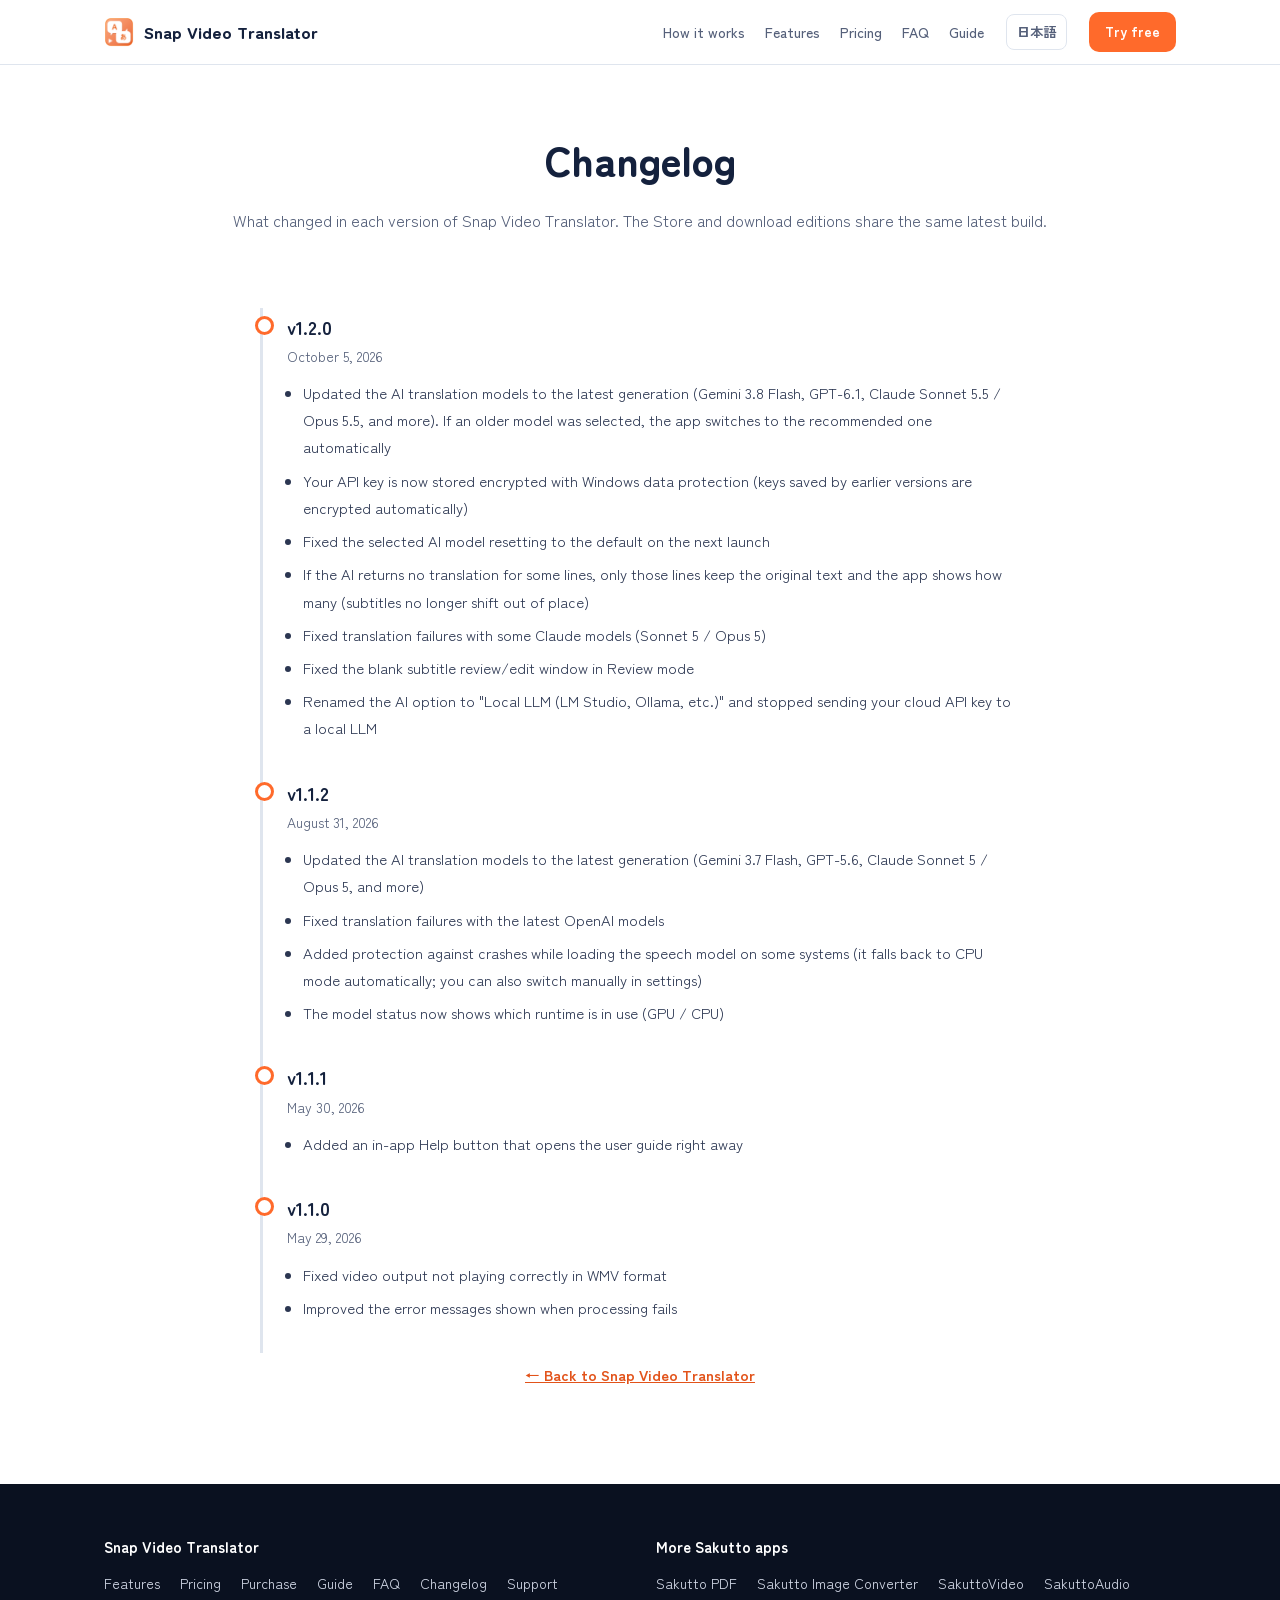
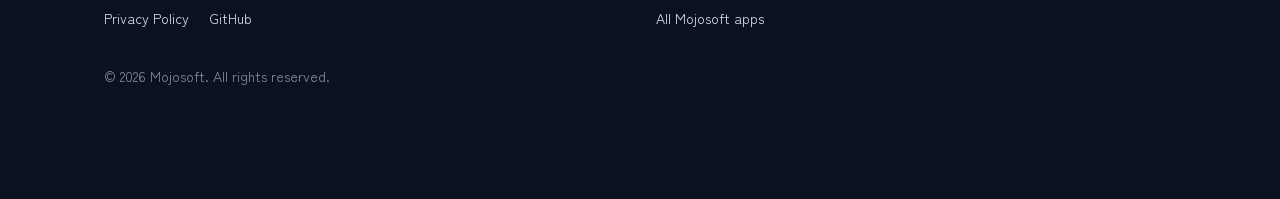
<file: en/changelog.html>
<!DOCTYPE html>
<html lang="en">
<head>
<meta charset="UTF-8">
<meta name="viewport" content="width=device-width, initial-scale=1.0">
<title>Changelog - Snap Video Translator</title>
<meta name="description" content="What changed in each version of Snap Video Translator, the Windows app for video transcription, AI translation, subtitles and dubbing.">
<link rel="icon" type="image/x-icon" href="../favicon.ico">
<link rel="icon" type="image/png" sizes="32x32" href="../favicon-32.png">
<link rel="apple-touch-icon" href="../apple-touch-icon.png">
<link rel="canonical" href="https://mojosoftjp.github.io/sakutto-videotranslator/en/changelog.html">
<link rel="alternate" href="https://mojosoftjp.github.io/sakutto-videotranslator/changelog.html" hreflang="ja">
<link rel="alternate" href="https://mojosoftjp.github.io/sakutto-videotranslator/en/changelog.html" hreflang="en">
<link rel="alternate" href="https://mojosoftjp.github.io/sakutto-videotranslator/changelog.html" hreflang="x-default">
<meta name="robots" content="index, follow">
<link rel="preconnect" href="https://fonts.googleapis.com">
<link rel="preconnect" href="https://fonts.gstatic.com" crossorigin>
<link href="https://fonts.googleapis.com/css2?family=Zen+Kaku+Gothic+New:wght@400;500;700&family=Zen+Maru+Gothic:wght@700;900&display=swap" rel="stylesheet">
<link rel="stylesheet" href="../style.css">
</head>
<body>

<header class="site-header"><div class="wrap">
  <a class="brand" href="./"><img src="../logo.png" alt="" width="30" height="30">Snap Video Translator</a>
  <nav class="site-nav" aria-label="On this page">
    <a href="./#how">How it works</a><a href="./#features">Features</a><a href="./#pricing">Pricing</a><a href="./#faq">FAQ</a><a href="../help.html?lang=en">Guide</a>
  </nav>
  <a class="lang" href="../changelog.html" hreflang="ja" lang="ja">日本語</a>
  <a class="btn btn-main btn-sm" href="https://mojosoft.biz/SakuttoVideoTranslator_Setup_1.2.0.exe" download>Try free</a>
</div></header>

<main>
<div class="page-head"><div class="wrap"><h1>Changelog</h1><p>What changed in each version of Snap Video Translator. The Store and download editions share the same latest build.</p></div></div>
<section style="padding-top:24px"><div class="wrap">
  <div class="log">
    <article>
      <h3>v1.2.0</h3><time datetime="2026-10-05">October 5, 2026</time>
      <ul>
        <li>Updated the AI translation models to the latest generation (Gemini 3.8 Flash, GPT-6.1, Claude Sonnet 5.5 / Opus 5.5, and more). If an older model was selected, the app switches to the recommended one automatically</li>
        <li>Your API key is now stored encrypted with Windows data protection (keys saved by earlier versions are encrypted automatically)</li>
        <li>Fixed the selected AI model resetting to the default on the next launch</li>
        <li>If the AI returns no translation for some lines, only those lines keep the original text and the app shows how many (subtitles no longer shift out of place)</li>
        <li>Fixed translation failures with some Claude models (Sonnet 5 / Opus 5)</li>
        <li>Fixed the blank subtitle review/edit window in Review mode</li>
        <li>Renamed the AI option to "Local LLM (LM Studio, Ollama, etc.)" and stopped sending your cloud API key to a local LLM</li>
      </ul>
    </article>
    <article>
      <h3>v1.1.2</h3><time datetime="2026-08-31">August 31, 2026</time>
      <ul>
        <li>Updated the AI translation models to the latest generation (Gemini 3.7 Flash, GPT-5.6, Claude Sonnet 5 / Opus 5, and more)</li>
        <li>Fixed translation failures with the latest OpenAI models</li>
        <li>Added protection against crashes while loading the speech model on some systems (it falls back to CPU mode automatically; you can also switch manually in settings)</li>
        <li>The model status now shows which runtime is in use (GPU / CPU)</li>
      </ul>
    </article>
    <article>
      <h3>v1.1.1</h3><time datetime="2026-05-30">May 30, 2026</time>
      <ul><li>Added an in-app Help button that opens the user guide right away</li></ul>
    </article>
    <article>
      <h3>v1.1.0</h3><time datetime="2026-05-29">May 29, 2026</time>
      <ul><li>Fixed video output not playing correctly in WMV format</li><li>Improved the error messages shown when processing fails</li></ul>
    </article>
  </div>
  <p class="more"><a href="./">← Back to Snap Video Translator</a></p>
</div></section>
</main>

<footer class="site-footer"><div class="wrap">
  <div class="foot-grid">
    <div><h4>Snap Video Translator</h4><div class="foot-links"><a href="./#features">Features</a><a href="./#pricing">Pricing</a><a href="../purchase.html?lang=en">Purchase</a><a href="../help.html?lang=en">Guide</a><a href="./#faq">FAQ</a><a href="changelog.html">Changelog</a><a href="./#support">Support</a><a href="../privacy.html?lang=en">Privacy Policy</a><a href="https://github.com/mojosoftjp/sakutto-videotranslator">GitHub</a></div></div>
    <div><h4>More Sakutto apps</h4><div class="foot-links"><a href="https://mojosoftjp.github.io/sakutto-pdf/en/">Sakutto PDF</a><a href="https://mojosoftjp.github.io/sakutto-imageconverter/en/">Sakutto Image Converter</a><a href="https://mojosoftjp.github.io/sakutto-videoconverter/en/">SakuttoVideo</a><a href="https://mojosoftjp.github.io/sakutto-audioconverter/en/">SakuttoAudio</a><a href="https://mojosoftjp.github.io/en/">All Mojosoft apps</a></div></div>
  </div>
  <p class="copyright">&copy; 2026 Mojosoft. All rights reserved.</p>
</div></footer>
</body>
</html>
</file>
<file: style.css>
/* さくっと動画翻訳 LP — D design (light base, dark "screen" frames). Shared by /, /en/ and the changelog pages. */
:root{
  --bg:#ffffff; --panel:#f2f5f9; --ink:#14213d; --sub:#55607a; --line:#dfe5ee;
  --accent:#ff6a2b; --accent-dark:#e2531a; --deep:#0d1526; --deep2:#16213a; --deep-sub:#aab4c8;
  --round:"Zen Maru Gothic","Hiragino Maru Gothic ProN","Meiryo",sans-serif;
  --body:"Zen Kaku Gothic New","Hiragino Sans","Meiryo",sans-serif;
  --radius:14px;
}
*{box-sizing:border-box;margin:0;padding:0}
html{scroll-behavior:smooth}
body{background:var(--bg);color:var(--ink);font-family:var(--body);line-height:1.85;-webkit-font-smoothing:antialiased}
img{max-width:100%;height:auto;display:block}
a{color:inherit}
p a,li a,.link{color:var(--accent-dark);font-weight:700}
.wrap{max-width:1120px;margin:0 auto;padding:0 24px}
.center{text-align:center}

/* buttons */
.btn{display:inline-flex;align-items:center;justify-content:center;gap:10px;text-decoration:none;font-weight:700;border-radius:10px;transition:transform .15s ease,box-shadow .15s ease,background .15s ease;line-height:1.4;text-align:center}
.btn-main{background:var(--accent);color:#fff;padding:17px 28px;font-size:1.04rem;box-shadow:0 10px 24px rgba(255,106,43,.28)}
.btn-main:hover{background:var(--accent-dark);transform:translateY(-2px);box-shadow:0 14px 30px rgba(255,106,43,.34)}
.btn-line{border:2px solid var(--ink);color:var(--ink);padding:15px 22px;font-size:.96rem}
.btn-line:hover{background:var(--ink);color:#fff}
.on-dark .btn-line{border-color:#fff;color:#fff}
.on-dark .btn-line:hover{background:#fff;color:var(--ink)}
.btn-sm{padding:10px 16px;font-size:.86rem;box-shadow:none}
.btn small{font-weight:500;opacity:.9;font-size:.82em}

/* header */
.site-header{position:sticky;top:0;z-index:40;background:rgba(255,255,255,.94);backdrop-filter:saturate(160%) blur(10px);border-bottom:1px solid var(--line)}
.site-header .wrap{display:flex;align-items:center;gap:22px;height:64px}
.brand{display:flex;align-items:center;gap:10px;font-family:var(--round);font-weight:900;font-size:1.06rem;text-decoration:none;white-space:nowrap}
.brand img{width:30px;height:30px;border-radius:8px}
.site-nav{margin-left:auto;display:flex;gap:20px;font-size:.88rem;color:var(--sub)}
.site-nav a{text-decoration:none;font-weight:500}
.site-nav a:hover{color:var(--ink)}
.lang{font-size:.82rem;font-weight:700;text-decoration:none;color:var(--sub);border:1px solid var(--line);border-radius:8px;padding:5px 10px}
.lang:hover{color:var(--ink);border-color:var(--ink)}

/* hero */
.hero{padding:44px 0 8px}
.hero .eyebrow{display:block;text-align:center;font-weight:700;font-size:.9rem;color:var(--accent-dark);letter-spacing:.04em}
.hero h1{font-family:var(--round);font-weight:900;font-size:clamp(1.9rem,4.4vw,3.3rem);line-height:1.32;text-align:center;margin-top:8px}
.hero h1 b{color:var(--accent);font-weight:900}
.hero .lede{text-align:center;color:var(--sub);margin:14px auto 0;max-width:38em}

/* demo player: switch between the English original and the Japanese version */
.player{margin:34px auto 0;max-width:1040px;background:var(--deep);border-radius:18px;padding:16px 16px 10px;box-shadow:0 30px 70px rgba(13,21,38,.28)}
.player-top{display:flex;align-items:center;justify-content:space-between;gap:12px 18px;flex-wrap:wrap;margin-bottom:12px}
.player-top h2{font-family:var(--round);font-weight:700;font-size:1.02rem;line-height:1.5;color:#fff}
.seg{display:inline-flex;background:#0a1120;border:1px solid #2b3858;border-radius:10px;padding:4px;gap:4px}
.seg button{font:inherit;font-weight:700;font-size:.86rem;color:#c3cbe0;background:transparent;border:0;border-radius:8px;padding:8px 14px;cursor:pointer;line-height:1.4}
.seg button:hover{color:#fff}
.seg button[aria-pressed="true"]{background:var(--accent);color:#fff}
.player video{width:100%;aspect-ratio:16/9;border-radius:10px;background:#000;display:block}
.player .hint{color:var(--deep-sub);font-size:.84rem;text-align:center;padding:10px 8px 2px}
.player .hint + .hint{padding-top:0;font-size:.78rem;opacity:.85}

/* ticket CTA */
.ticket{margin:28px auto 0;max-width:880px;background:var(--panel);border-radius:16px;display:grid;grid-template-columns:1.25fr 1fr;overflow:hidden}
.ticket .l{padding:28px 30px}
.ticket .l b{font-family:var(--round);font-size:1.3rem;display:block;line-height:1.5}
.ticket .l p{color:var(--sub);font-size:.9rem;margin-top:6px}
.ticket .r{padding:26px 28px;display:flex;flex-direction:column;gap:10px;justify-content:center;border-left:2px dashed #c9d3e1}
.ticket .r .buy{font-size:.84rem;text-align:center;margin-top:2px}
.assure{display:flex;justify-content:center;flex-wrap:wrap;gap:8px 22px;margin:22px auto 0;font-size:.86rem;color:var(--sub)}
.assure span{display:inline-flex;align-items:center;gap:6px}
.assure svg{width:16px;height:16px;stroke:var(--accent);fill:none;stroke-width:2.4;stroke-linecap:round;stroke-linejoin:round}
.smallnote{max-width:720px;margin:10px auto 0;text-align:center;font-size:.76rem;color:#7a849a;line-height:1.6}

/* sections */
section{padding:96px 0}
.h2{font-family:var(--round);font-weight:900;font-size:clamp(1.6rem,3.2vw,2.4rem);line-height:1.42}
.h2 + .sub{color:var(--sub);margin-top:12px;max-width:40em}
.center .h2 + .sub{margin-left:auto;margin-right:auto}
.band{background:var(--deep);color:#fff}
.band .h2 + .sub,.band .sub{color:var(--deep-sub)}
.soft{background:var(--panel)}

/* demo video */
.video{margin:40px auto 0;max-width:920px;background:var(--deep2);border-radius:16px;padding:12px}
.video video{width:100%;aspect-ratio:16/9;border-radius:10px;background:#000;display:block}
.chips{display:flex;justify-content:center;flex-wrap:wrap;gap:8px;margin-top:20px}
.chips span{border:1px solid #33415f;border-radius:8px;padding:4px 12px;font-size:.82rem;color:#d6dcea}
.band .caption{max-width:760px;margin:16px auto 0;color:var(--deep-sub);font-size:.92rem;text-align:center}
.band .caption strong{color:#fff}

/* steps */
.row{display:grid;grid-template-columns:1fr 1.2fr;gap:56px;align-items:center;margin-top:64px}
.row:nth-of-type(even){grid-template-columns:1.2fr 1fr}
.row:nth-of-type(even) .txt{order:2}
.frame{border-radius:10px;box-shadow:0 20px 50px rgba(13,21,38,.28)}
.frame img{border-radius:10px}
.verb{font-family:var(--round);font-weight:900;font-size:1.9rem;line-height:1.25}
.verb small{display:block;font-size:.9rem;color:var(--accent-dark);font-weight:700;margin-bottom:6px}
.row .txt p{color:var(--sub);margin-top:12px}

/* features */
.features{display:grid;grid-template-columns:repeat(2,1fr);gap:20px;margin-top:44px}
.feature{background:#fff;border:1px solid var(--line);border-radius:var(--radius);padding:28px}
.feature svg{width:32px;height:32px;stroke:var(--accent);fill:none;stroke-width:1.9;stroke-linecap:round;stroke-linejoin:round}
.feature h3{font-family:var(--round);font-size:1.18rem;margin-top:12px}
.feature p{color:var(--sub);font-size:.93rem;margin-top:6px}
.feature ul{margin-top:12px;padding-left:1.1em;color:var(--sub);font-size:.88rem}

/* use cases */
.cases{display:grid;grid-template-columns:repeat(2,1fr);gap:28px 44px;margin-top:44px}
.case{display:flex;gap:16px;align-items:flex-start}
.case .ic{flex-shrink:0;width:46px;height:46px;border-radius:12px;background:#fff1ea;display:flex;align-items:center;justify-content:center}
.case svg{width:24px;height:24px;stroke:var(--accent-dark);fill:none;stroke-width:2;stroke-linecap:round;stroke-linejoin:round}
.case h3{font-family:var(--round);font-size:1.08rem}
.case p{color:var(--sub);font-size:.92rem;margin-top:4px}

/* data flow */
.flow{display:grid;grid-template-columns:1fr 1fr;gap:20px;margin-top:44px}
.flow > div{border-radius:var(--radius);padding:28px}
.flow .pc{background:var(--deep);color:#fff}
.flow .net{background:#fff;border:2px solid var(--accent)}
.flow h3{font-family:var(--round);font-size:1.15rem;display:flex;align-items:center;gap:10px}
.flow ul{margin-top:14px;padding-left:1.1em;font-size:.92rem}
.flow .pc ul{color:#d6dcea}.flow .net ul{color:var(--sub)}
.flow li{margin-bottom:8px}
.flow-note{margin-top:20px;color:var(--sub);font-size:.88rem}

/* formats */
.spec{width:100%;border-collapse:collapse;margin-top:40px;font-size:.95rem;background:#fff;border-radius:var(--radius);overflow:hidden}
.spec th,.spec td{text-align:left;vertical-align:top;padding:16px 20px;border-bottom:1px solid var(--line)}
.spec tr:last-child th,.spec tr:last-child td{border-bottom:0}
.spec th{width:24%;font-weight:700;background:#fafbfd}
.spec td span{display:inline-block;background:var(--panel);border-radius:6px;padding:1px 9px;margin:0 6px 6px 0;font-size:.84rem;font-weight:500}

/* pricing */
.plans{margin:44px auto 0;max-width:900px;display:grid;grid-template-columns:1fr 1fr;gap:20px}
.plan{border:2px solid var(--line);border-radius:16px;padding:30px;display:flex;flex-direction:column}
.plan.pick{border-color:var(--accent)}
.plan .tag{align-self:flex-start;font-size:.76rem;font-weight:700;color:#fff;background:var(--accent);border-radius:6px;padding:2px 10px;margin-bottom:10px}
.plan.store .tag{background:var(--ink)}
.plan h3{font-family:var(--round);font-size:1.18rem}
.plan .price{font-family:var(--round);font-weight:900;font-size:2.5rem;margin:8px 0 2px;line-height:1.2}
.plan .price small{font-size:.38em;color:var(--sub);margin-left:6px;font-weight:700}
.plan ul{list-style:none;margin:14px 0 22px;font-size:.9rem;color:var(--sub);flex:1}
.plan li{padding:4px 0 4px 1.4em;position:relative}
.plan li::before{content:"";position:absolute;left:0;top:.75em;width:.6em;height:.35em;border-left:2px solid var(--accent);border-bottom:2px solid var(--accent);transform:rotate(-45deg)}
.plan li.note::before{border:0;width:.45em;height:.45em;border-radius:50%;background:#c2cad8;transform:none;top:.8em}
.plan .buy{font-size:.86rem;text-align:center;margin-top:10px}
.price-note{max-width:900px;margin:20px auto 0;color:var(--sub);font-size:.88rem;text-align:center}

/* faq */
.faq{max-width:820px;margin:40px auto 0}
.faq details{background:#fff;border-radius:12px;padding:18px 22px;margin-top:12px;border:1px solid var(--line)}
.faq summary{cursor:pointer;font-weight:700;list-style:none;display:flex;gap:12px;align-items:baseline}
.faq summary::-webkit-details-marker{display:none}
.faq summary::before{content:"Q";font-family:var(--round);font-weight:900;color:var(--accent)}
.faq summary::after{content:"＋";margin-left:auto;color:var(--sub);font-weight:500}
.faq details[open] summary::after{content:"－"}
.faq details p{color:var(--sub);margin-top:10px;font-size:.94rem;padding-left:1.6em}

/* changelog */
.log{max-width:760px;margin:40px auto 0}
.log article{border-left:3px solid var(--line);padding:2px 0 26px 24px;position:relative}
.log article::before{content:"";position:absolute;left:-8px;top:8px;width:13px;height:13px;border-radius:50%;background:#fff;border:3px solid var(--accent)}
.log h3{font-family:var(--round);font-size:1.15rem}
.log time{display:block;color:var(--sub);font-size:.86rem}
.log ul{margin-top:10px;padding-left:1.1em;font-size:.92rem;color:#2b3651}
.log li{margin-bottom:6px}
.more{text-align:center;margin-top:8px;font-size:.92rem}

/* support */
.support{max-width:640px;margin:32px auto 0;text-align:center;color:var(--sub)}
.support p{margin-top:14px}
.support b{color:var(--ink)}

/* final */
.final{text-align:center;padding:96px 0}
.final .h2{color:#fff}
.final p{color:var(--deep-sub);margin:12px 0 28px}
.final .btns{display:flex;justify-content:center;gap:14px;flex-wrap:wrap}

/* footer */
.site-footer{background:#0a1120;color:#aab4c8;padding:48px 0 110px;font-size:.88rem}
.site-footer a{text-decoration:none;color:#d6dcea}
.site-footer a:hover{color:#fff}
.foot-grid{display:grid;grid-template-columns:1fr 1fr;gap:32px}
.foot-grid h4{color:#fff;font-family:var(--round);font-size:.95rem;margin-bottom:10px}
.foot-links{display:flex;flex-wrap:wrap;gap:8px 20px}
.copyright{margin-top:32px;opacity:.75}

/* mobile sticky CTA */
.sticky-cta{display:none}

/* page title (changelog pages) */
.page-head{padding:56px 0 8px;text-align:center}
.page-head h1{font-family:var(--round);font-weight:900;font-size:clamp(1.8rem,3.6vw,2.6rem)}
.page-head p{color:var(--sub);margin-top:8px}

@media(max-width:860px){
  .site-nav{display:none}
  .ticket,.plans,.features,.cases,.flow,.foot-grid{grid-template-columns:1fr}
  .ticket .r{border-left:0;border-top:2px dashed #c9d3e1}
  .row{grid-template-columns:1fr;gap:20px;margin-top:52px}.row:nth-of-type(even) .txt{order:0}
  section{padding:72px 0}
  .player{padding:10px 10px 8px;border-radius:14px}
  .seg{width:100%}.seg button{flex:1;padding:8px 6px;font-size:.8rem}
  .spec th{width:34%}
  .sticky-cta{display:flex;gap:8px;position:fixed;left:0;right:0;bottom:0;z-index:45;background:rgba(255,255,255,.97);border-top:1px solid var(--line);padding:10px 12px}
  .sticky-cta .btn{flex:1;padding:13px 10px;font-size:.92rem}
}
@media(max-width:420px){
  .site-header .wrap{gap:10px}
  .site-header .btn-sm{padding:9px 12px}
  .spec th,.spec td{padding:12px 12px}
}
</file>
